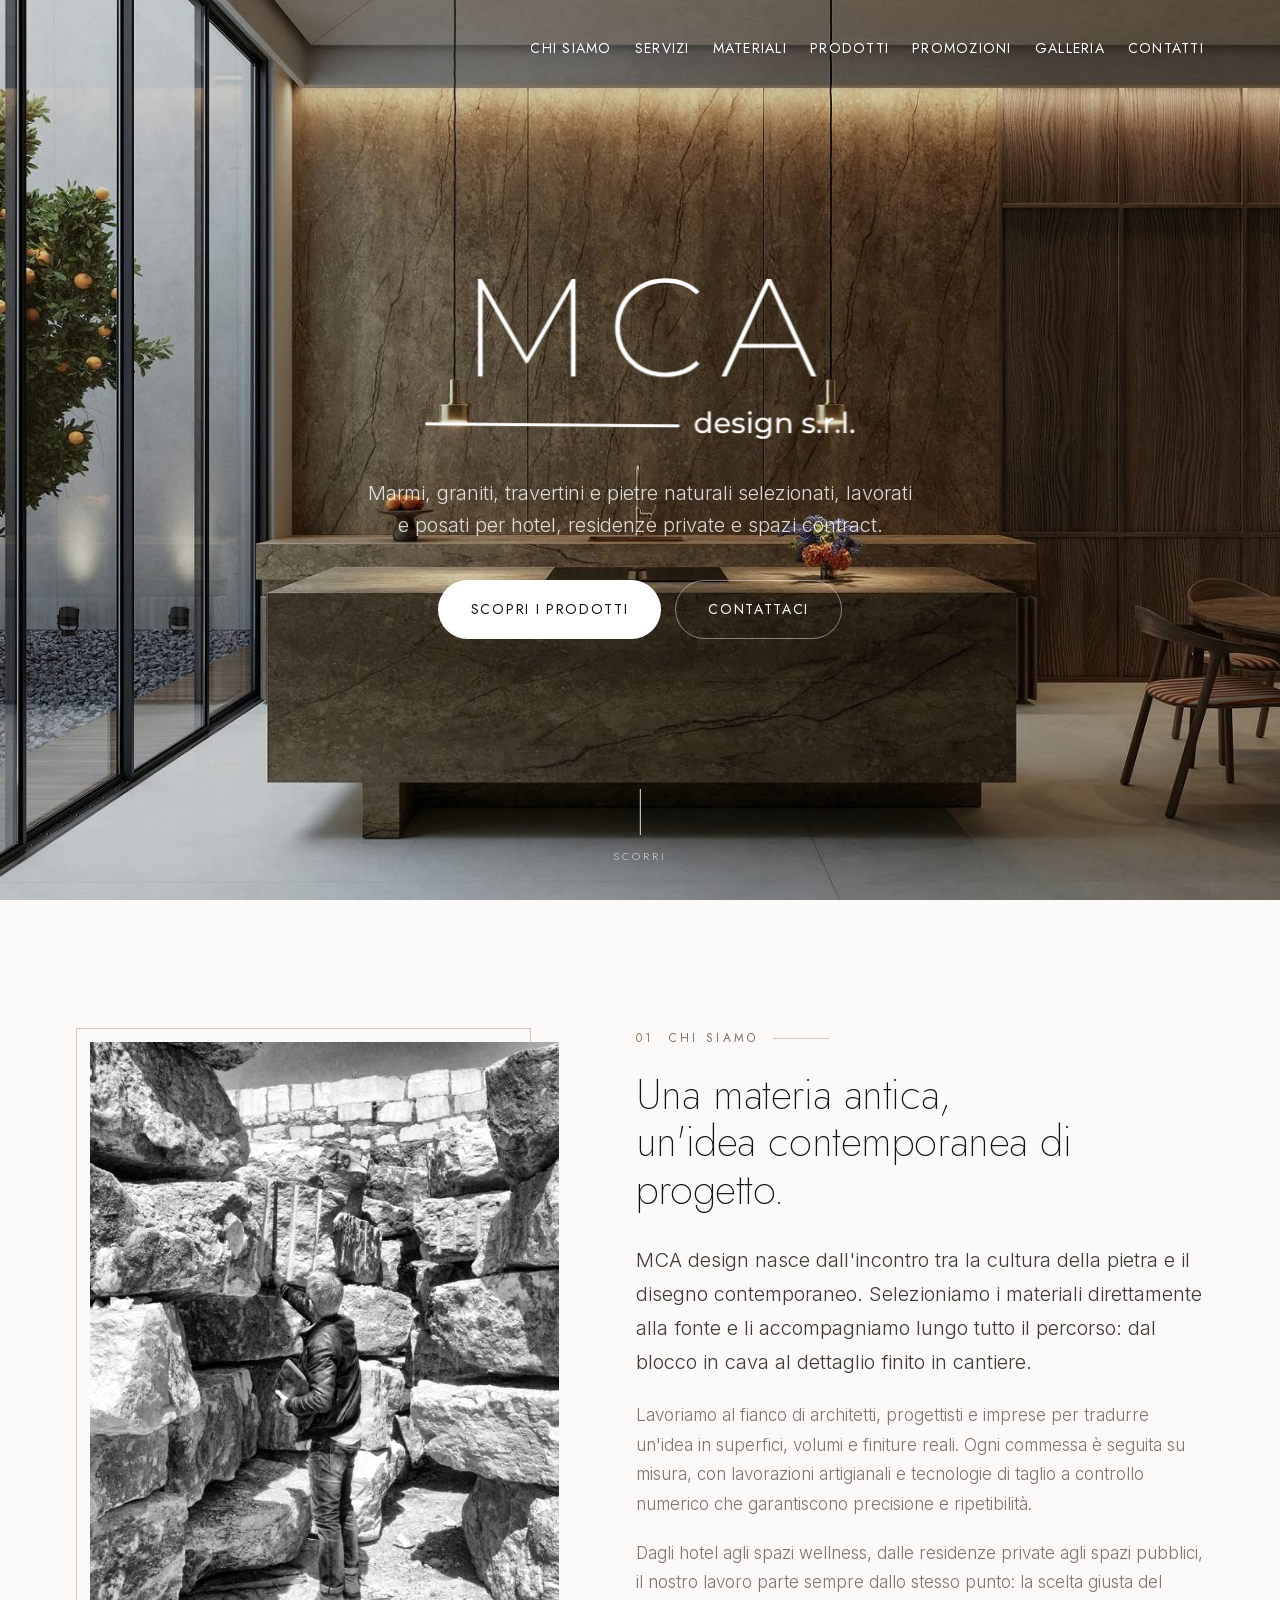
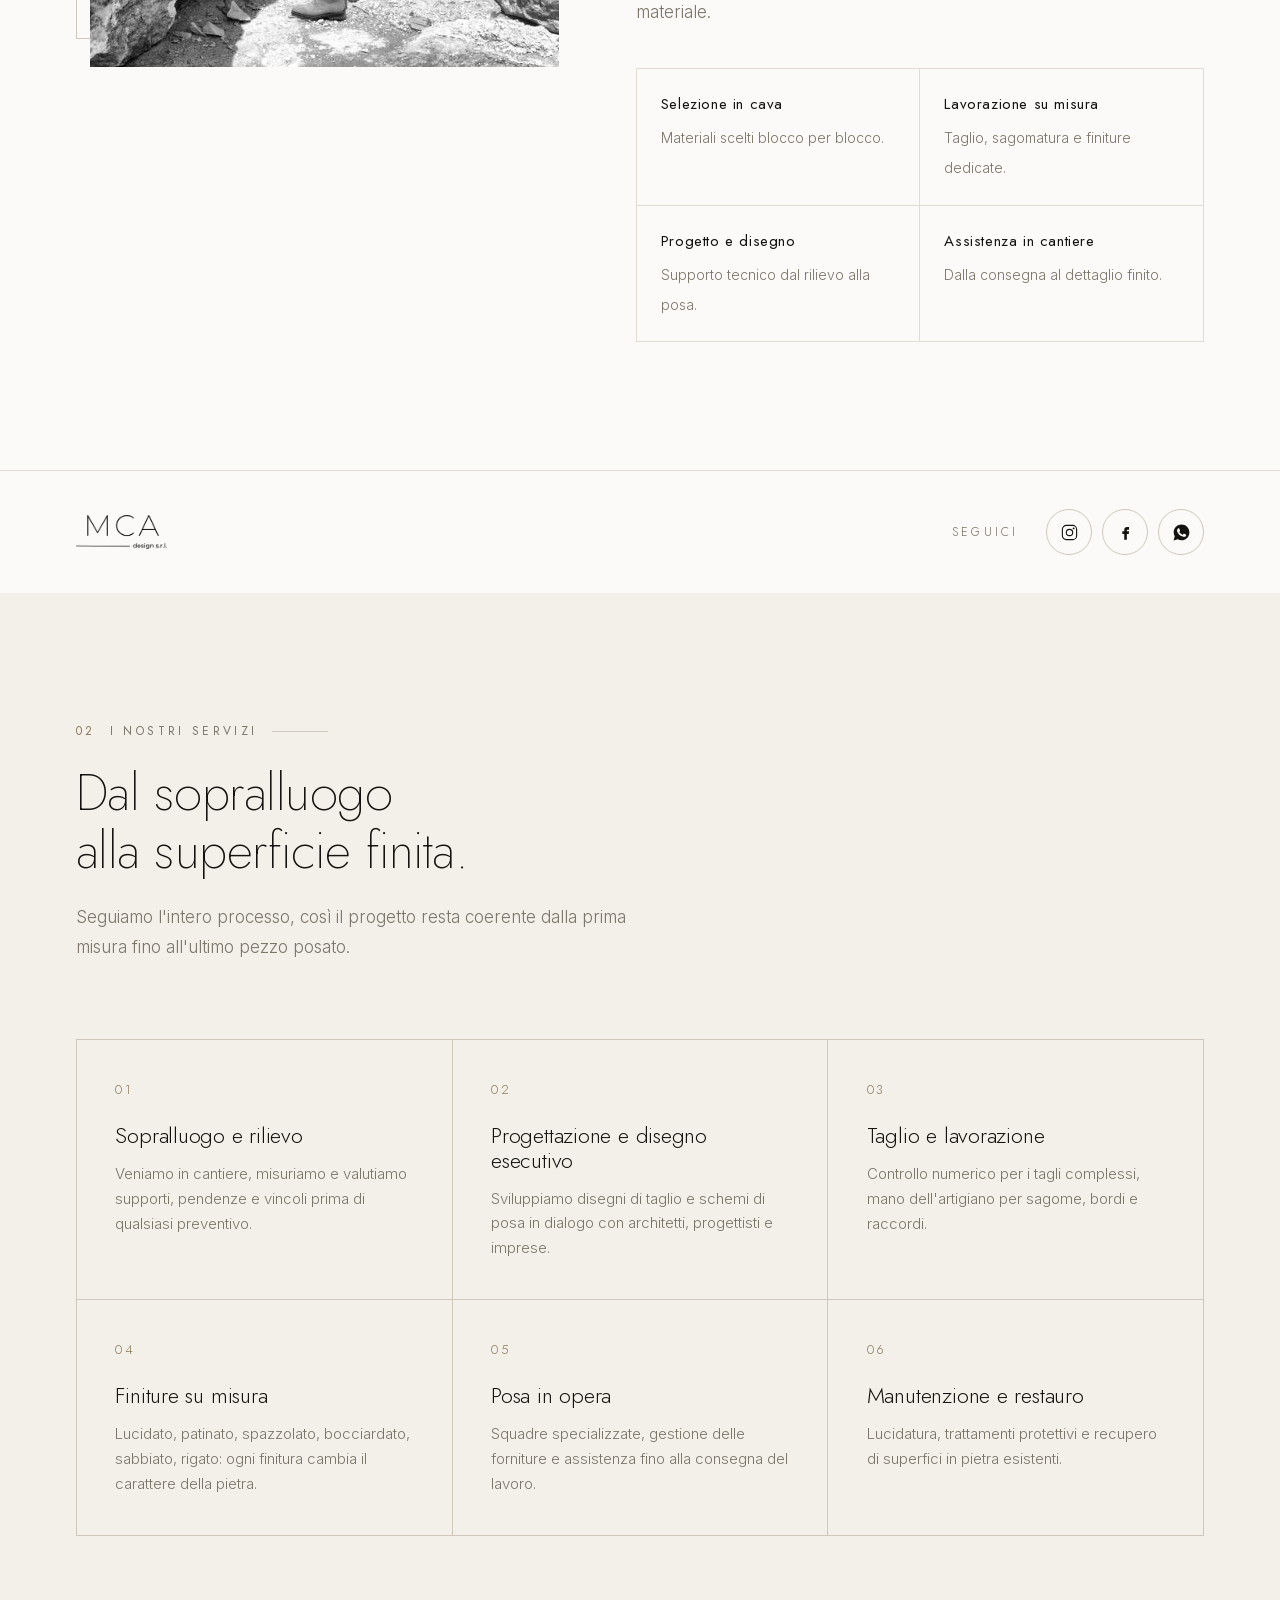
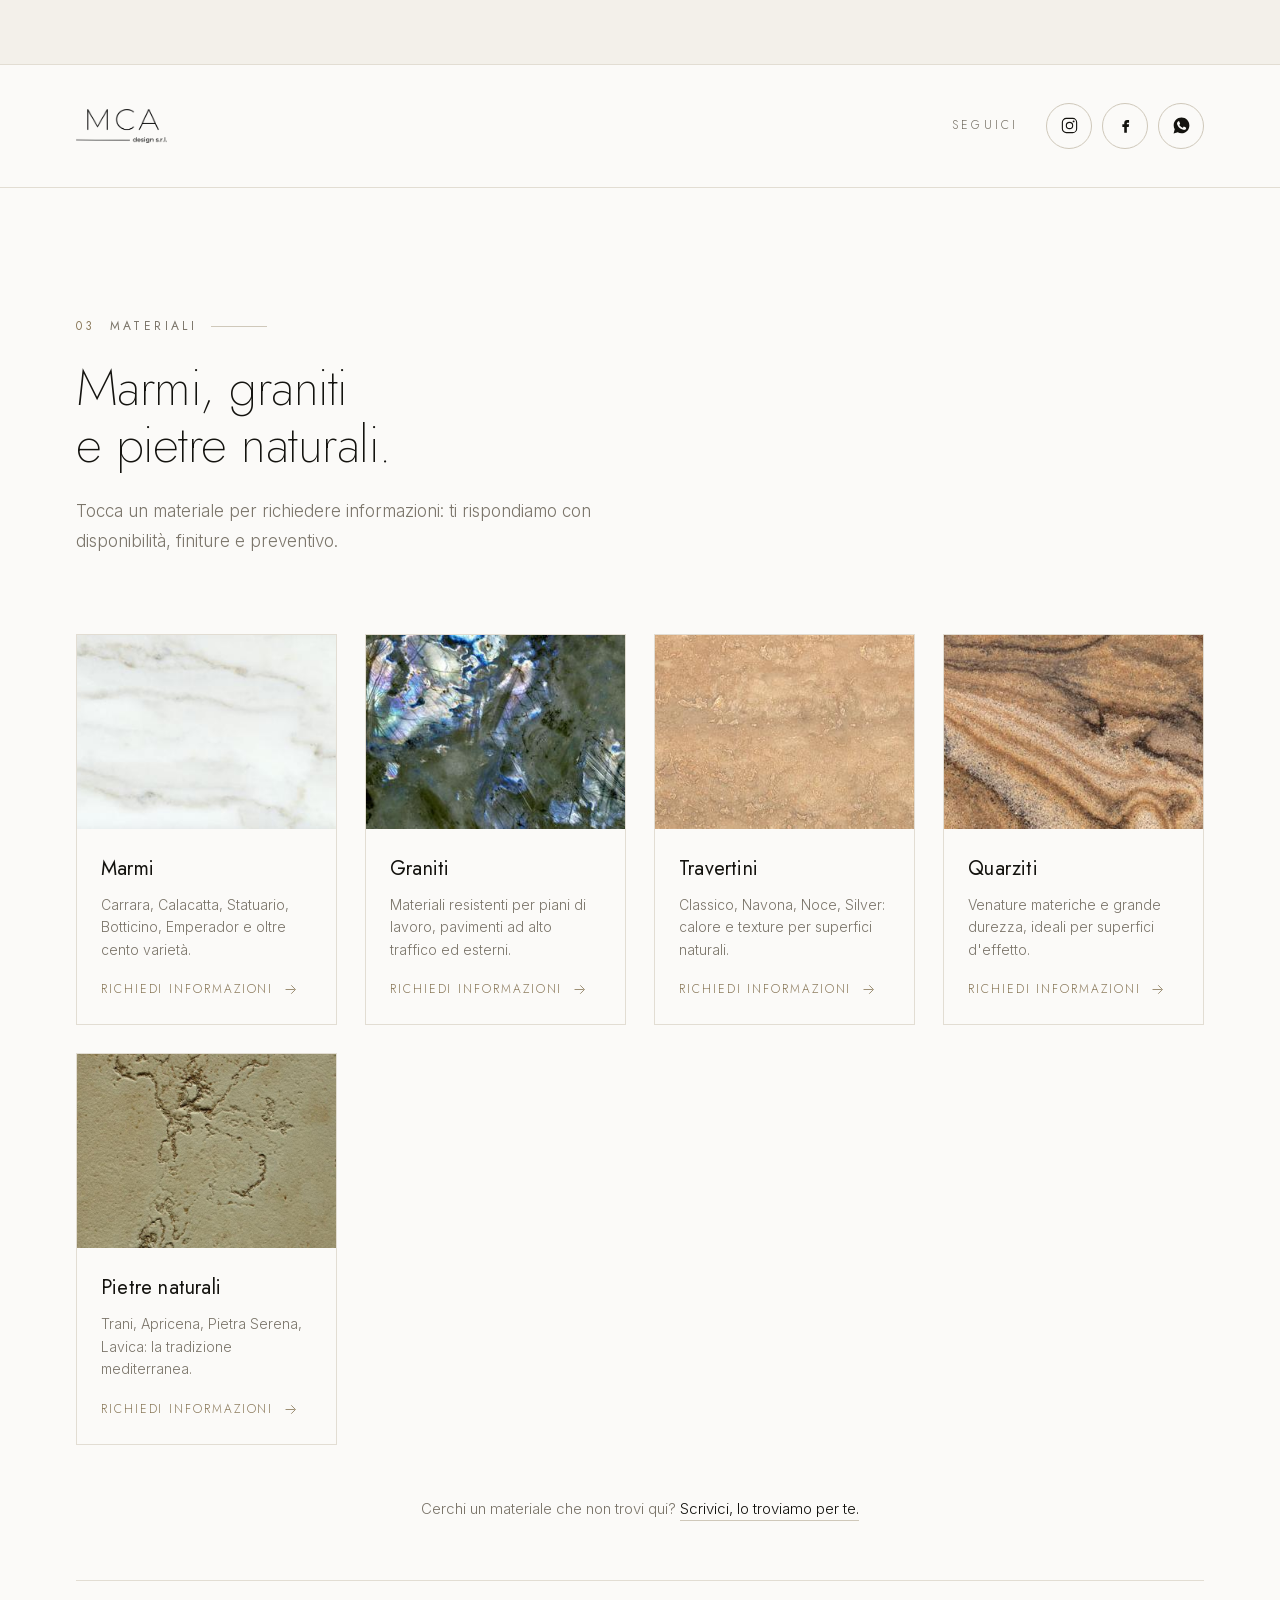
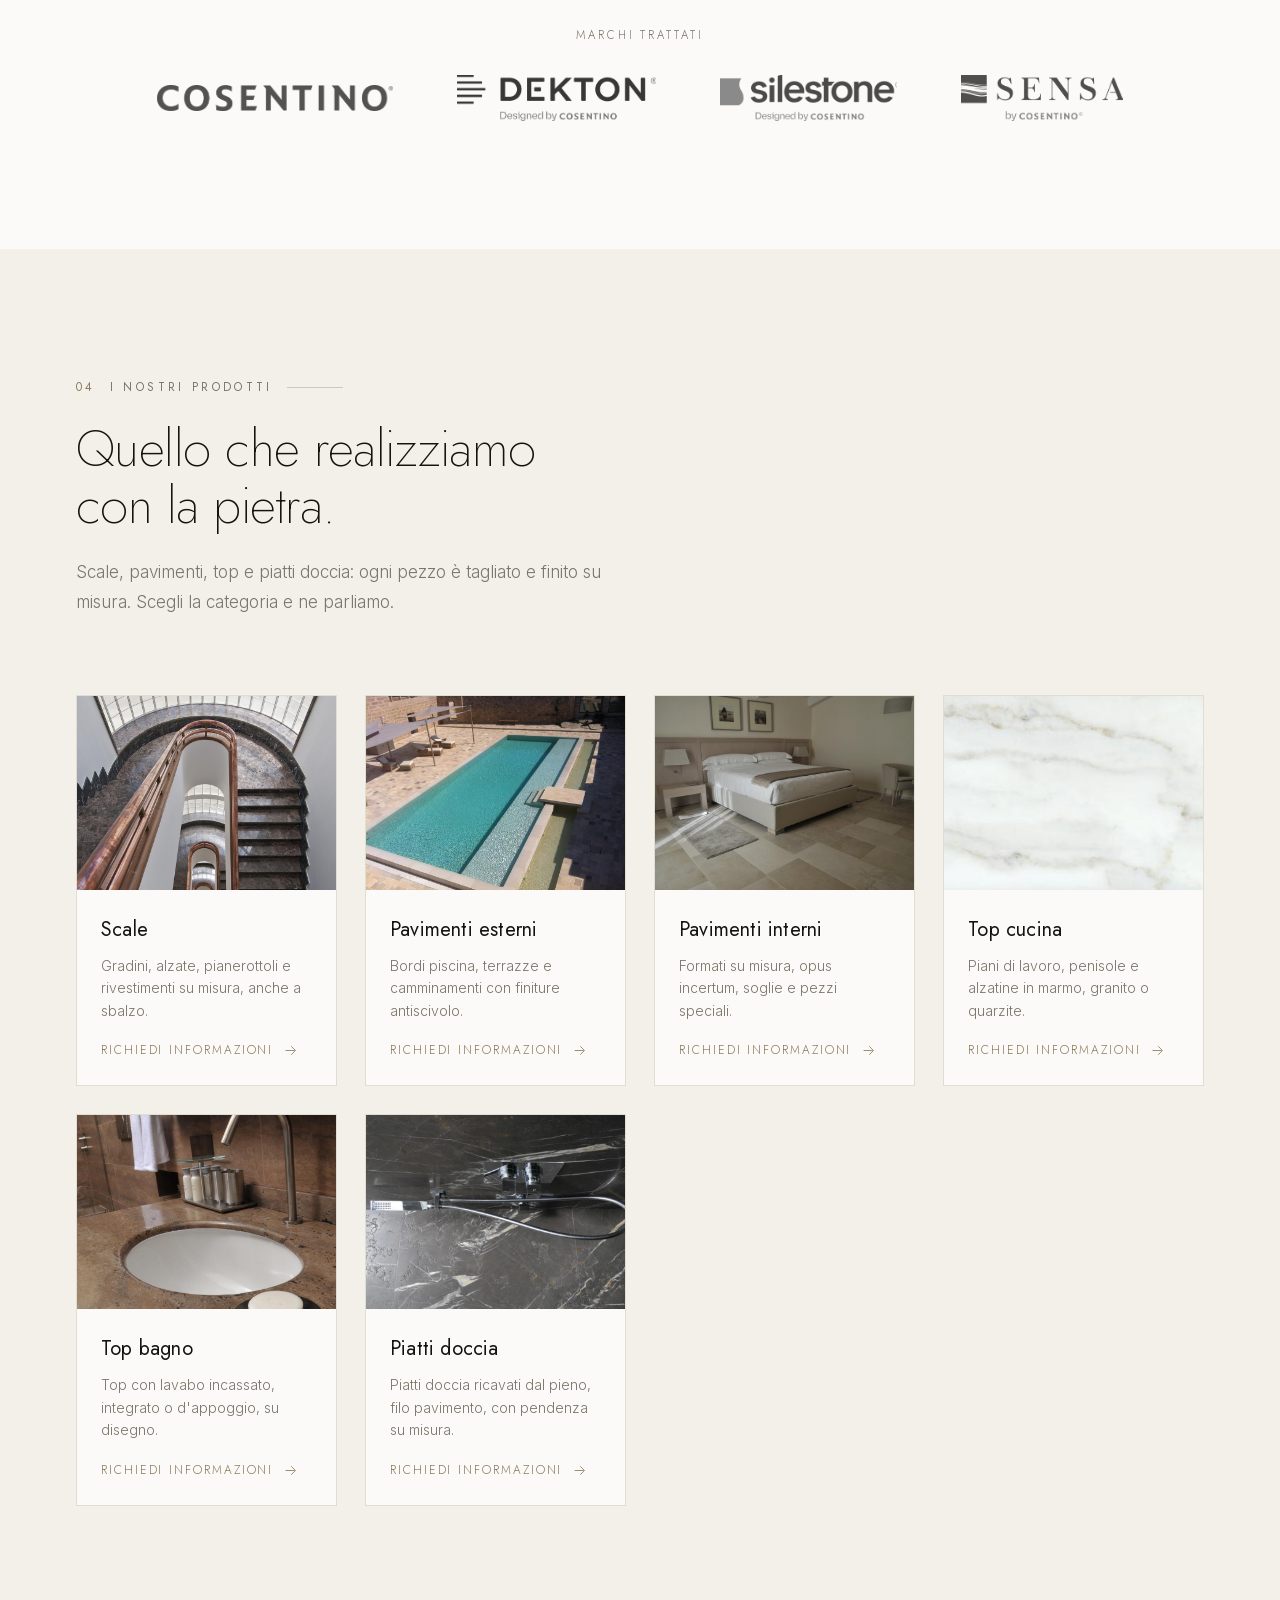
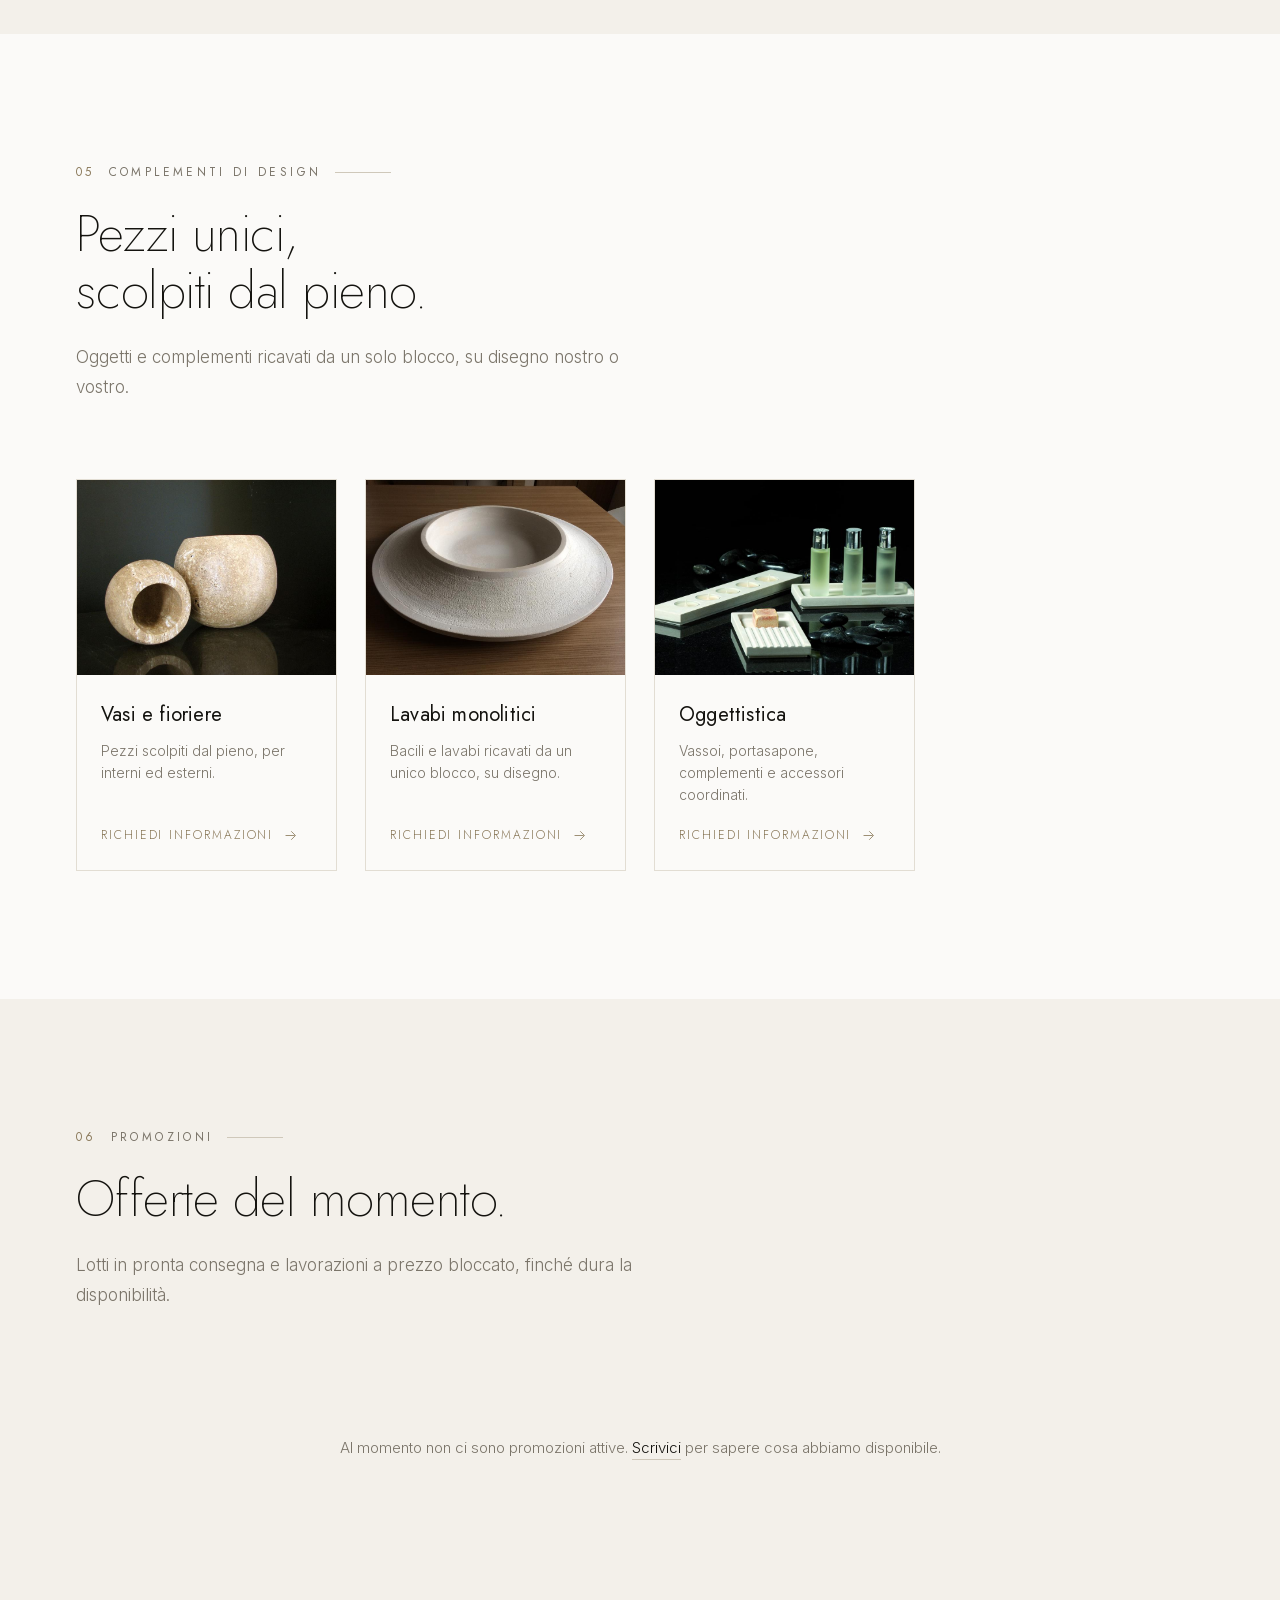
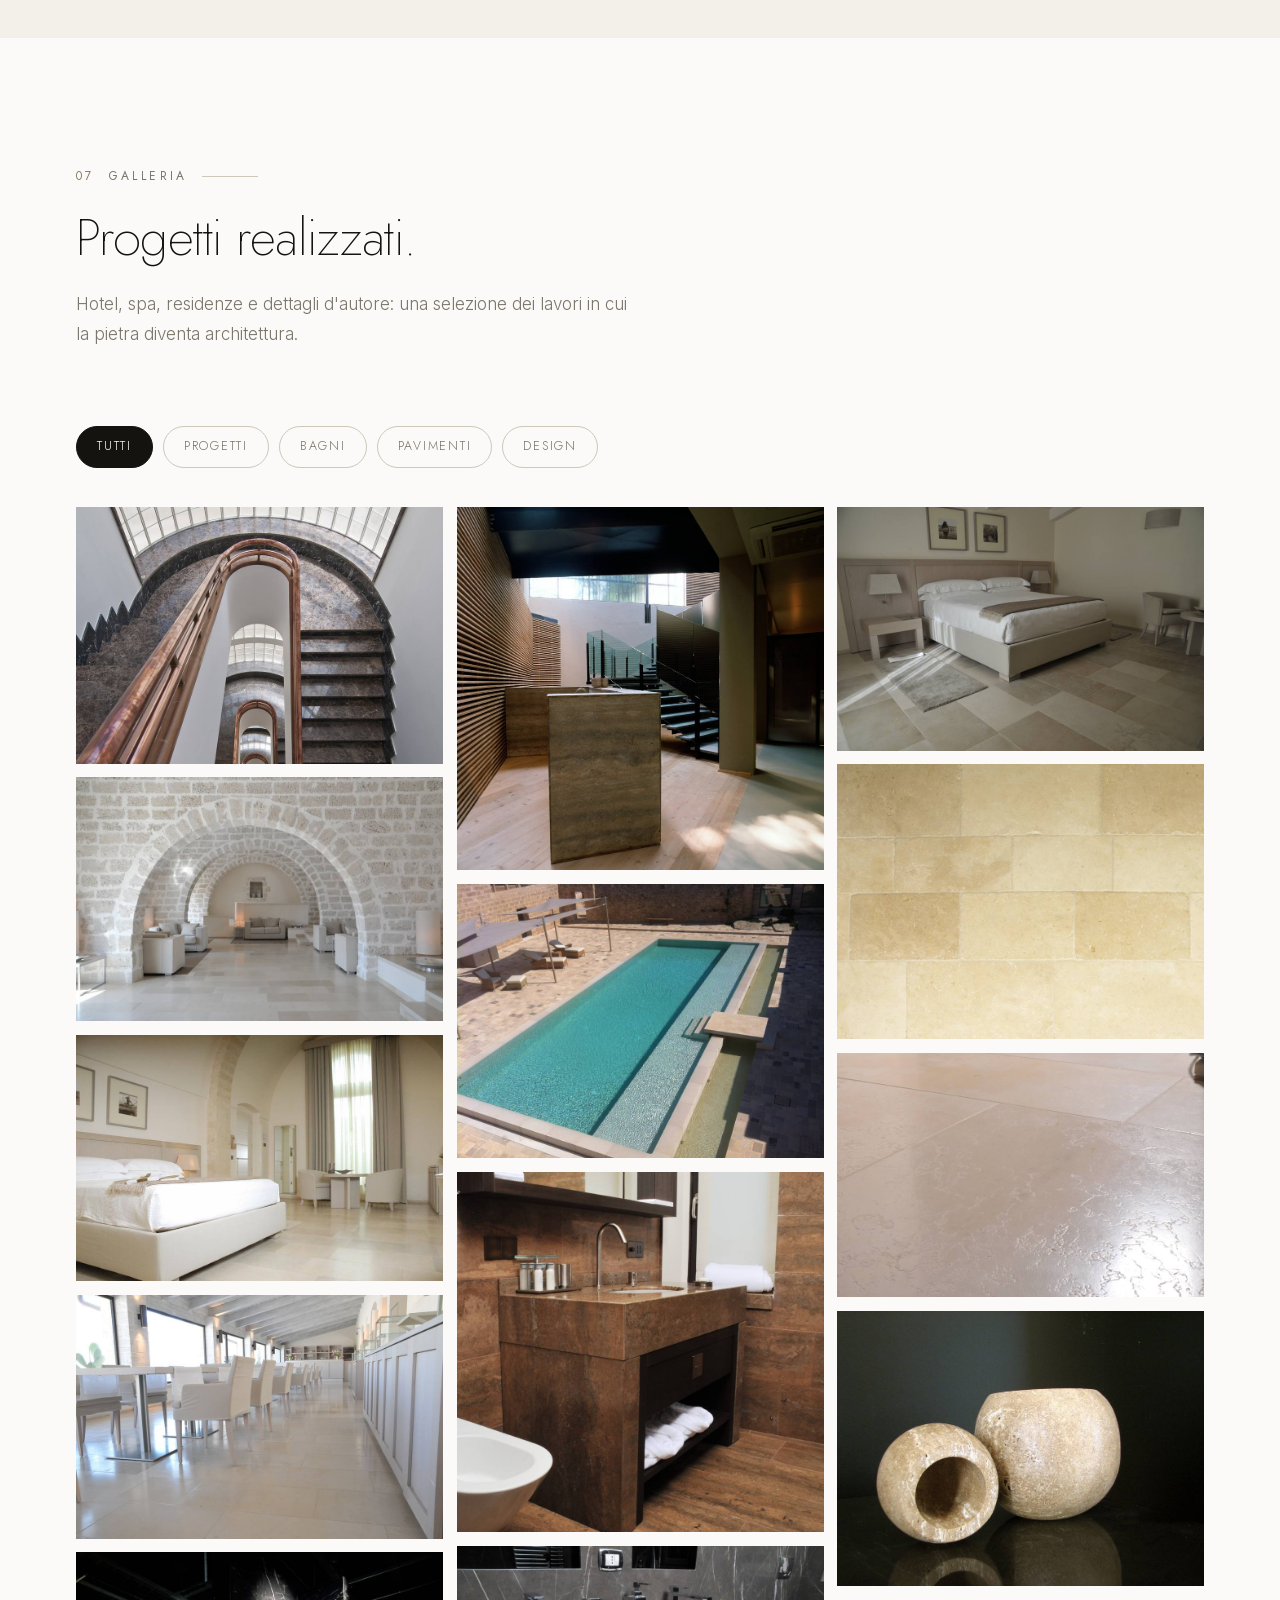
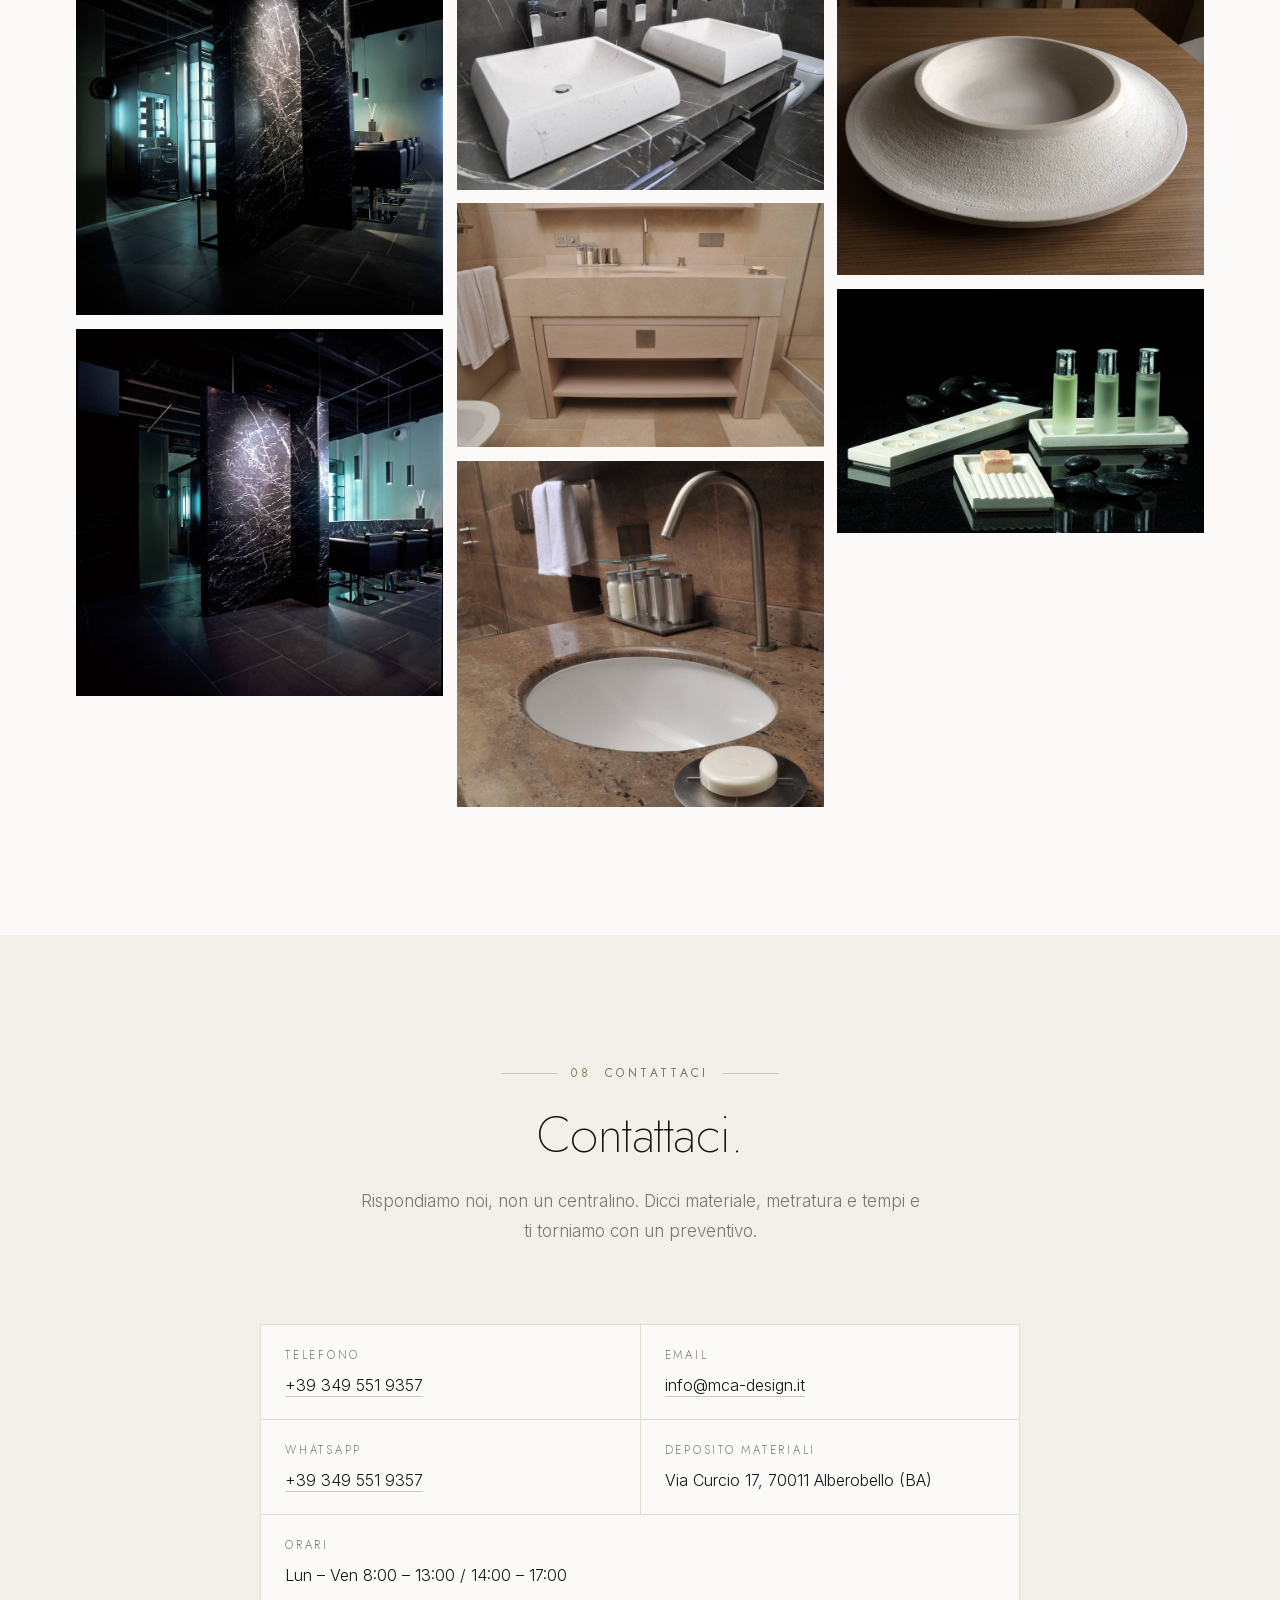
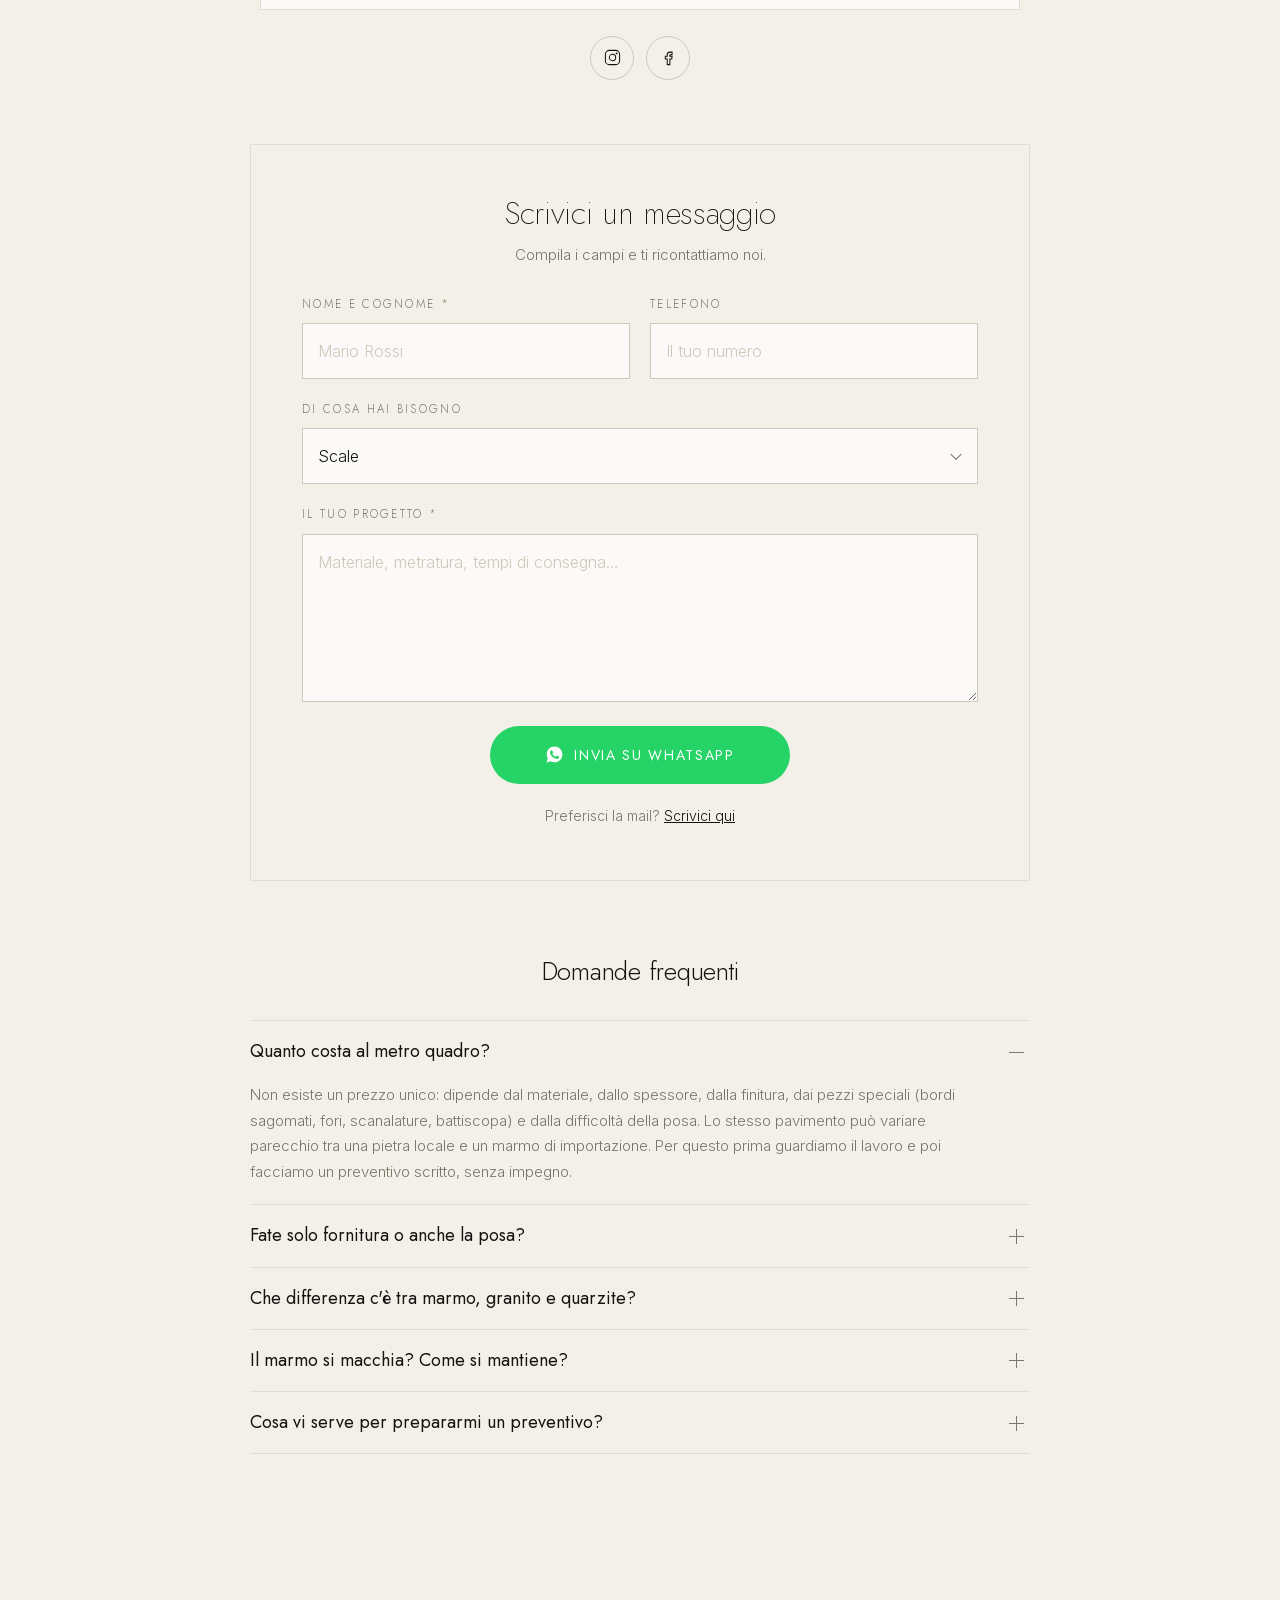
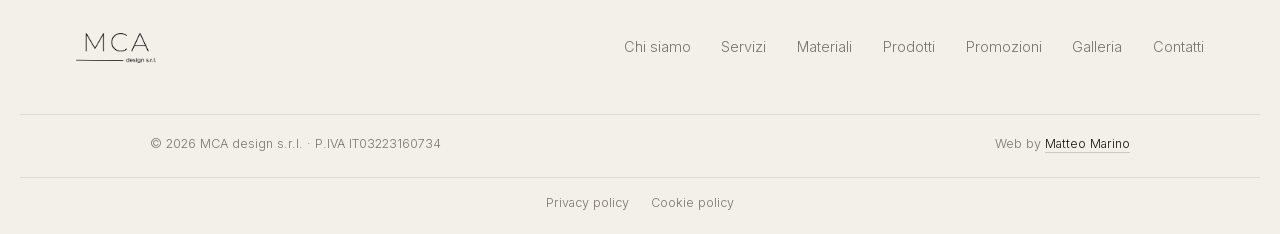
<file: index.html>
<!DOCTYPE html>
<html lang="it">
<head>
<meta charset="utf-8">
<meta name="viewport" content="width=device-width, initial-scale=1">
<title>Marmi e pietre naturali su misura ad Alberobello &mdash; MCA design</title>
<meta name="description" content="Marmi, graniti e pietre naturali ad Alberobello (BA): scale, pavimenti, top cucina e bagno, piatti doccia su misura. Fornitura e posa in tutta la Puglia.">
<link rel="canonical" href="https://www.mca-design.it/">
<meta name="robots" content="index, follow, max-image-preview:large, max-snippet:-1, max-video-preview:-1">
<meta name="author" content="MCA design s.r.l.">
<meta name="theme-color" content="#fbfaf8">
<link rel="icon" type="image/png" href="assets/img/favicon.png">
<link rel="apple-touch-icon" href="assets/img/favicon.png">

<!-- ========== Posizione geografica (SEO locale) ==========
     ⚠️ Le coordinate sono quelle del centro di Alberobello. Per la ricerca
        "vicino a me" conviene sostituirle con il punto esatto del deposito:
        su Google Maps, clic destro sul punto e copiare i due numeri. -->
<meta name="geo.region" content="IT-BA">
<meta name="geo.placename" content="Alberobello">
<meta name="geo.position" content="40.784124;17.237703">
<meta name="ICBM" content="40.784124, 17.237703">

<!-- ========== Anteprima nelle condivisioni ========== -->
<meta property="og:type" content="website">
<meta property="og:site_name" content="MCA design s.r.l.">
<meta property="og:url" content="https://www.mca-design.it/">
<meta property="og:title" content="Marmi e pietre naturali su misura ad Alberobello &mdash; MCA design">
<meta property="og:description" content="Selezione, lavorazione e posa di marmi, graniti e pietre naturali. Scale, pavimenti, top cucina e bagno, piatti doccia su misura.">
<meta property="og:image" content="https://www.mca-design.it/assets/img/social-preview.jpg?v=2">
<meta property="og:image:width" content="1200">
<meta property="og:image:height" content="630">
<meta property="og:image:alt" content="Cucina con isola e rivestimento in marmo realizzati da MCA design">
<meta property="og:locale" content="it_IT">
<meta name="twitter:card" content="summary_large_image">
<meta name="twitter:title" content="Marmi e pietre naturali su misura ad Alberobello &mdash; MCA design">
<meta name="twitter:description" content="Selezione, lavorazione e posa di marmi, graniti e pietre naturali.">
<meta name="twitter:image" content="https://www.mca-design.it/assets/img/social-preview.jpg?v=2">

<link rel="preload" href="assets/img/hero-cucina.jpg" as="image" fetchpriority="high">
<link rel="preload" href="assets/fonts/jost-latin.woff2" as="font" type="font/woff2" crossorigin>
<link rel="preload" href="assets/fonts/inter-latin.woff2" as="font" type="font/woff2" crossorigin>
<link rel="stylesheet" href="style.css?v=32">

<!-- ==========================================================================
     DATI AZIENDA per Google e per gli assistenti AI (schema.org).
     ⚠️ Tutto quello che finisce in MAIUSCOLO_CON_UNDERSCORE va sostituito
        con i dati veri, insieme a telefono, email, P.IVA e indirizzo del sito.
     ========================================================================== -->
<script type="application/ld+json">
{
  "@context": "https://schema.org",
  "@graph": [
    {
      "@type": [
        "LocalBusiness",
        "HomeAndConstructionBusiness"
      ],
      "@id": "https://www.mca-design.it/#azienda",
      "name": "MCA design s.r.l.",
      "legalName": "MCA design s.r.l.",
      "url": "https://www.mca-design.it/",
      "logo": {
        "@type": "ImageObject",
        "url": "https://www.mca-design.it/assets/img/logo.png",
        "width": 432,
        "height": 162
      },
      "image": [
        "https://www.mca-design.it/assets/img/social-preview.jpg?v=2",
        "https://www.mca-design.it/assets/img/hero-cucina.jpg",
        "https://www.mca-design.it/assets/img/g01-full.jpg",
        "https://www.mca-design.it/assets/img/g02-full.jpg",
        "https://www.mca-design.it/assets/img/g09-full.jpg"
      ],
      "description": "Selezione, lavorazione e posa di marmi, graniti, travertini e pietre naturali. Scale, pavimenti interni ed esterni, top cucina e bagno, piatti doccia su misura per hotel, residenze private e spazi contract.",
      "telephone": "+39 349 551 9357",
      "email": "info@mca-design.it",
      "vatID": "IT03223160734",
      "priceRange": "$$$",
      "currenciesAccepted": "EUR",
      "address": {
        "@type": "PostalAddress",
        "streetAddress": "Via Curcio 17",
        "addressLocality": "Alberobello",
        "postalCode": "70011",
        "addressRegion": "BA",
        "addressCountry": "IT"
      },
      "geo": {
        "@type": "GeoCoordinates",
        "latitude": "40.784124",
        "longitude": "17.237703"
      },
      "areaServed": [
        {
          "@type": "City",
          "name": "Alberobello"
        },
        {
          "@type": "AdministrativeArea",
          "name": "Provincia di Bari"
        },
        {
          "@type": "AdministrativeArea",
          "name": "Puglia"
        },
        {
          "@type": "Country",
          "name": "Italia"
        }
      ],
      "openingHoursSpecification": [
        {
          "@type": "OpeningHoursSpecification",
          "dayOfWeek": [
            "Monday",
            "Tuesday",
            "Wednesday",
            "Thursday",
            "Friday"
          ],
          "opens": "08:00",
          "closes": "13:00"
        },
        {
          "@type": "OpeningHoursSpecification",
          "dayOfWeek": [
            "Monday",
            "Tuesday",
            "Wednesday",
            "Thursday",
            "Friday"
          ],
          "opens": "14:00",
          "closes": "17:00"
        },
        {
          "@type": "OpeningHoursSpecification",
          "dayOfWeek": [
            "Saturday",
            "Sunday"
          ],
          "opens": "00:00",
          "closes": "00:00"
        }
      ],
      "sameAs": [
        "INDIRIZZO_INSTAGRAM_DA_COMPLETARE",
        "INDIRIZZO_FACEBOOK_DA_COMPLETARE"
      ],
      "knowsAbout": [
        "Marmo",
        "Granito",
        "Travertino",
        "Quarzite",
        "Pietra naturale",
        "Pietra di Trani",
        "Lavorazione della pietra",
        "Posa di pavimenti in pietra"
      ],
      "brand": [
        {
          "@type": "Brand",
          "name": "Cosentino"
        },
        {
          "@type": "Brand",
          "name": "Dekton"
        },
        {
          "@type": "Brand",
          "name": "Silestone"
        },
        {
          "@type": "Brand",
          "name": "Sensa"
        }
      ],
      "hasOfferCatalog": {
        "@type": "OfferCatalog",
        "name": "Prodotti e materiali",
        "itemListElement": [
          {
            "@type": "OfferCatalog",
            "name": "Prodotti",
            "itemListElement": [
              {
                "@type": "Offer",
                "itemOffered": {
                  "@type": "Service",
                  "name": "Scale in pietra"
                }
              },
              {
                "@type": "Offer",
                "itemOffered": {
                  "@type": "Service",
                  "name": "Pavimenti esterni in pietra"
                }
              },
              {
                "@type": "Offer",
                "itemOffered": {
                  "@type": "Service",
                  "name": "Pavimenti interni in pietra"
                }
              },
              {
                "@type": "Offer",
                "itemOffered": {
                  "@type": "Service",
                  "name": "Top cucina su misura"
                }
              },
              {
                "@type": "Offer",
                "itemOffered": {
                  "@type": "Service",
                  "name": "Top bagno su misura"
                }
              },
              {
                "@type": "Offer",
                "itemOffered": {
                  "@type": "Service",
                  "name": "Piatti doccia in pietra"
                }
              }
            ]
          },
          {
            "@type": "OfferCatalog",
            "name": "Materiali",
            "itemListElement": [
              {
                "@type": "Offer",
                "itemOffered": {
                  "@type": "Product",
                  "name": "Marmi"
                }
              },
              {
                "@type": "Offer",
                "itemOffered": {
                  "@type": "Product",
                  "name": "Graniti"
                }
              },
              {
                "@type": "Offer",
                "itemOffered": {
                  "@type": "Product",
                  "name": "Travertini"
                }
              },
              {
                "@type": "Offer",
                "itemOffered": {
                  "@type": "Product",
                  "name": "Quarziti"
                }
              },
              {
                "@type": "Offer",
                "itemOffered": {
                  "@type": "Product",
                  "name": "Pietre naturali"
                }
              }
            ]
          },
          {
            "@type": "OfferCatalog",
            "name": "Complementi di design",
            "itemListElement": [
              {
                "@type": "Offer",
                "itemOffered": {
                  "@type": "Product",
                  "name": "Vasi e fioriere in pietra"
                }
              },
              {
                "@type": "Offer",
                "itemOffered": {
                  "@type": "Product",
                  "name": "Lavabi monolitici"
                }
              },
              {
                "@type": "Offer",
                "itemOffered": {
                  "@type": "Product",
                  "name": "Oggettistica in pietra"
                }
              }
            ]
          }
        ]
      },
      "makesOffer": [
        {
          "@type": "Offer",
          "itemOffered": {
            "@type": "Service",
            "name": "Sopralluogo e rilievo"
          }
        },
        {
          "@type": "Offer",
          "itemOffered": {
            "@type": "Service",
            "name": "Progettazione e disegno esecutivo"
          }
        },
        {
          "@type": "Offer",
          "itemOffered": {
            "@type": "Service",
            "name": "Taglio e lavorazione della pietra"
          }
        },
        {
          "@type": "Offer",
          "itemOffered": {
            "@type": "Service",
            "name": "Finiture su misura"
          }
        },
        {
          "@type": "Offer",
          "itemOffered": {
            "@type": "Service",
            "name": "Posa in opera"
          }
        },
        {
          "@type": "Offer",
          "itemOffered": {
            "@type": "Service",
            "name": "Manutenzione e restauro di superfici in pietra"
          }
        }
      ],
      "hasMap": "https://www.google.com/maps/search/?api=1&query=Via+Curcio+17,+70011+Alberobello+BA",
      "contactPoint": [
        {
          "@type": "ContactPoint",
          "telephone": "+39 349 551 9357",
          "email": "info@mca-design.it",
          "contactType": "customer service",
          "areaServed": "IT",
          "availableLanguage": "Italian"
        }
      ]
    },
    {
      "@type": "WebSite",
      "@id": "https://www.mca-design.it/#sito",
      "url": "https://www.mca-design.it/",
      "name": "MCA design s.r.l.",
      "inLanguage": "it-IT",
      "publisher": {
        "@id": "https://www.mca-design.it/#azienda"
      }
    },
    {
      "@type": "WebPage",
      "@id": "https://www.mca-design.it/#home",
      "url": "https://www.mca-design.it/",
      "name": "Marmi, graniti e pietre naturali su misura — MCA design s.r.l.",
      "isPartOf": {
        "@id": "https://www.mca-design.it/#sito"
      },
      "about": {
        "@id": "https://www.mca-design.it/#azienda"
      },
      "primaryImageOfPage": {
        "@type": "ImageObject",
        "url": "https://www.mca-design.it/assets/img/social-preview.jpg?v=2"
      },
      "inLanguage": "it-IT"
    },
    {
      "@type": "FAQPage",
      "@id": "https://www.mca-design.it/#domande",
      "mainEntity": [
        {
          "@type": "Question",
          "name": "Quanto costa al metro quadro?",
          "acceptedAnswer": {
            "@type": "Answer",
            "text": "Non esiste un prezzo unico: dipende dal materiale, dallo spessore, dalla finitura, dai pezzi speciali (bordi sagomati, fori, scanalature, battiscopa) e dalla difficoltà della posa. Lo stesso pavimento può variare parecchio tra una pietra locale e un marmo di importazione. Per questo prima guardiamo il lavoro e poi facciamo un preventivo scritto, senza impegno."
          }
        },
        {
          "@type": "Question",
          "name": "Fate solo fornitura o anche la posa?",
          "acceptedAnswer": {
            "@type": "Answer",
            "text": "Tutte e due. Possiamo limitarci a fornire il materiale lavorato su misura, oppure seguire il lavoro completo: sopralluogo, rilievo, disegni di taglio, lavorazione e posa in opera con squadre nostre. Ditecelo quando chiedete il preventivo, perché cambia il conteggio."
          }
        },
        {
          "@type": "Question",
          "name": "Che differenza c'è tra marmo, granito e quarzite?",
          "acceptedAnswer": {
            "@type": "Answer",
            "text": "Il marmo è una pietra calcarea: bellissima da vedere, ma sensibile agli acidi (limone, aceto, detersivi aggressivi), che possono opacizzarla. Il granito è magmatico, molto duro e poco poroso: regge graffi e calore, per questo è indicato per piani cucina ed esterni. La quarzite è una pietra naturale fra le più dure, con venature molto decorative e meno porosità del marmo. Il travertino è calcareo e con cavità naturali, che si possono lasciare a vista o stuccare."
          }
        },
        {
          "@type": "Question",
          "name": "Il marmo si macchia? Come si mantiene?",
          "acceptedAnswer": {
            "@type": "Answer",
            "text": "Il marmo è poroso e può assorbire liquidi, quindi si tratta con un impregnante idro-oleorepellente che va rinnovato ogni tanto, a seconda dell'uso. Per la pulizia quotidiana basta acqua e sapone neutro: vanno evitati anticalcare, candeggina e prodotti acidi. Sulle superfici già segnate si può intervenire con lucidatura o ripristino della finitura."
          }
        },
        {
          "@type": "Question",
          "name": "Cosa vi serve per prepararmi un preventivo?",
          "acceptedAnswer": {
            "@type": "Answer",
            "text": "Nell'ordine: che cosa dovete realizzare (pavimento, scala, top, piatto doccia), le misure anche approssimative, il materiale o almeno il tipo di effetto che avete in mente, e i tempi previsti. Se avete foto o disegni, mandateli pure. Se il lavoro è complesso facciamo un sopralluogo, perché le misure prese male sono il primo motivo di problemi in cantiere."
          }
        }
      ]
    }
  ]
}
</script>
</head>
<body class="hero-scuro">

<a class="skip-link" href="#chi-siamo">Vai al contenuto</a>

<!-- ============ HEADER ============ -->
<header class="site-header" id="header">
  <div class="shell header-inner">
    <!-- riga 1: solo il marchio, al centro -->
    <div class="header-top">
      <button class="burger" id="burger" aria-label="Apri il menu" aria-expanded="false" aria-controls="nav">
      <span></span><span></span>
      </button>
      <a href="#top" class="brand" id="brand" aria-label="MCA design s.r.l. &mdash; torna all'inizio">
      <img src="assets/img/logo.png" alt="MCA design s.r.l." width="432" height="162">
      </a>
    </div>

    <!-- riga 2: il menu, centrato sotto (su telefono finisce nel pannello) -->
    <nav class="nav" id="nav" aria-label="Navigazione principale">
      <a href="#chi-siamo">Chi siamo</a>
      <a href="#servizi">Servizi</a>
      <a href="#materiali">Materiali</a>
      <a href="#prodotti">Prodotti</a>
      <a href="#promozioni">Promozioni</a>
      <a href="#galleria">Galleria</a>
      <a href="#contatti">Contatti</a>
    </nav>
  </div>
</header>

<main id="top">

  <!-- ============ HERO ============ -->
  <section class="hero" id="hero">
    <!-- fondo: cucina con isola e rivestimento in marmo.
         Quando CONFIG.heroImage è impostato, la foto lo sostituisce. -->
    <div class="hero-texture" id="hero-texture" aria-hidden="true">
      <img src="assets/img/hero-cucina.jpg" alt="" width="1496" height="994" fetchpriority="high">
    </div>

    <div class="hero-media" id="hero-media"><!-- la foto viene inserita da script.js (CONFIG.heroImage) --></div>

    <div class="shell hero-inner" id="hero-inner">
      <div class="hero-stage" id="hero-stage">
        <img class="hero-logo" id="hero-logo" src="assets/img/logo.png"
             alt="MCA design s.r.l." width="432" height="162" fetchpriority="high">
      </div>

      <h1 class="hero-sub" id="hero-sub">
        Marmi, graniti, travertini e pietre naturali selezionati, lavorati e posati
        per hotel, residenze private e spazi contract.
      </h1>
      <div class="hero-cta" id="hero-cta">
        <a class="btn btn-solid" href="#prodotti">Scopri i prodotti</a>
        <a class="btn btn-outline" href="#contatti">Contattaci</a>
      </div>
    </div>

    <a class="hero-scroll" href="#chi-siamo" aria-label="Scorri alla sezione Chi siamo">
      <span class="hero-scroll-line" aria-hidden="true"></span>
      Scorri
    </a>
  </section>

  <!-- ============ CHI SIAMO ============ -->
  <section class="section" id="chi-siamo">
    <div class="shell about">
      <div class="about-media reveal">
        <img src="assets/img/about.jpg" alt="Lavorazione artigianale della pietra naturale in cava" loading="lazy">
      </div>

      <div class="about-text">
        <p class="label reveal"><span class="label-num">01</span> Chi siamo</p>
        <h2 class="reveal">Una materia antica, <br>un'idea contemporanea di progetto.</h2>

        <p class="lead reveal">
          MCA design nasce dall'incontro tra la cultura della pietra e il disegno contemporaneo.
          Selezioniamo i materiali direttamente alla fonte e li accompagniamo lungo tutto il percorso:
          dal blocco in cava al dettaglio finito in cantiere.
        </p>
        <p class="reveal">
          Lavoriamo al fianco di architetti, progettisti e imprese per tradurre un'idea in superfici,
          volumi e finiture reali. Ogni commessa &egrave; seguita su misura, con lavorazioni artigianali
          e tecnologie di taglio a controllo numerico che garantiscono precisione e ripetibilit&agrave;.
        </p>
        <p class="reveal">
          Dagli hotel agli spazi wellness, dalle residenze private agli spazi pubblici,
          il nostro lavoro parte sempre dallo stesso punto: la scelta giusta del materiale.
        </p>

        <ul class="values reveal">
          <li><strong>Selezione in cava</strong><span>Materiali scelti blocco per blocco.</span></li>
          <li><strong>Lavorazione su misura</strong><span>Taglio, sagomatura e finiture dedicate.</span></li>
          <li><strong>Progetto e disegno</strong><span>Supporto tecnico dal rilievo alla posa.</span></li>
          <li><strong>Assistenza in cantiere</strong><span>Dalla consegna al dettaglio finito.</span></li>
        </ul>
      </div>
    </div>
  </section>

  <!-- ============ SERVIZI ============ -->
  <section class="section section-alt" id="servizi">
    <div class="shell">
      <header class="section-head">
        <p class="label reveal"><span class="label-num">02</span> I nostri servizi</p>
        <h2 class="reveal">Dal sopralluogo<br>alla superficie finita.</h2>
        <p class="section-intro reveal">
          Seguiamo l'intero processo, cos&igrave; il progetto resta coerente dalla prima misura
          fino all'ultimo pezzo posato.
        </p>
      </header>

      <div class="services">
        <article class="service reveal">
          <span class="service-num">01</span>
          <h3>Sopralluogo e rilievo</h3>
          <p>Veniamo in cantiere, misuriamo e valutiamo supporti, pendenze e vincoli prima di qualsiasi preventivo.</p>
        </article>
        <article class="service reveal">
          <span class="service-num">02</span>
          <h3>Progettazione e disegno esecutivo</h3>
          <p>Sviluppiamo disegni di taglio e schemi di posa in dialogo con architetti, progettisti e imprese.</p>
        </article>
        <article class="service reveal">
          <span class="service-num">03</span>
          <h3>Taglio e lavorazione</h3>
          <p>Controllo numerico per i tagli complessi, mano dell'artigiano per sagome, bordi e raccordi.</p>
        </article>
        <article class="service reveal">
          <span class="service-num">04</span>
          <h3>Finiture su misura</h3>
          <p>Lucidato, patinato, spazzolato, bocciardato, sabbiato, rigato: ogni finitura cambia il carattere della pietra.</p>
        </article>
        <article class="service reveal">
          <span class="service-num">05</span>
          <h3>Posa in opera</h3>
          <p>Squadre specializzate, gestione delle forniture e assistenza fino alla consegna del lavoro.</p>
        </article>
        <article class="service reveal">
          <span class="service-num">06</span>
          <h3>Manutenzione e restauro</h3>
          <p>Lucidatura, trattamenti protettivi e recupero di superfici in pietra esistenti.</p>
        </article>
      </div>
    </div>
  </section>

  <!-- ============ SOCIAL ============ -->
  <section class="social-band" aria-label="Seguici sui social">
    <div class="shell social-inner">
      <a class="social-brand" href="#top" aria-label="MCA design s.r.l. &mdash; torna all'inizio">
        <img src="assets/img/logo.png" alt="MCA design s.r.l." width="432" height="162" loading="lazy">
      </a>

      <div class="social-right">
        <span class="social-label">Seguici</span>
        <div class="social-icons">
          <a data-cfg="ig-link" href="#" aria-label="Instagram di MCA design"><svg class="ico-outline" viewBox="0 0 24 24" aria-hidden="true"><rect x="3" y="3" width="18" height="18" rx="5"/><circle cx="12" cy="12" r="4"/><circle cx="17.2" cy="6.8" r="1.2" fill="currentColor" stroke="none"/></svg></a>
          <a data-cfg="fb-link" href="#" aria-label="Facebook di MCA design"><svg viewBox="0 0 24 24" aria-hidden="true"><path d="M14 8.5h2.5V5.2H14c-2.2 0-3.6 1.5-3.6 3.7v1.6H8v3.3h2.4V21h3.3v-7.2h2.4l.4-3.3h-2.8V9.2c0-.5.2-.7.6-.7Z"/></svg></a>
          <a href="#" data-wa="Salve, vorrei ricevere informazioni." aria-label="Scrivici su WhatsApp"><svg viewBox="0 0 24 24" aria-hidden="true"><path d="M12.04 2C6.58 2 2.13 6.45 2.13 11.91c0 1.75.46 3.45 1.32 4.95L2 22l5.25-1.38a9.87 9.87 0 0 0 4.79 1.22h.01c5.46 0 9.91-4.45 9.91-9.91C21.96 6.45 17.5 2 12.04 2Zm5.8 14.12c-.25.69-1.44 1.32-1.99 1.37-.53.05-1.02.24-3.44-.72-2.9-1.14-4.74-4.1-4.88-4.29-.14-.19-1.17-1.55-1.17-2.96s.74-2.1 1-2.39c.26-.29.57-.36.76-.36l.54.01c.17 0 .41-.07.64.49.24.57.8 1.98.87 2.13.07.14.12.31.02.5-.09.19-.14.31-.28.48-.14.17-.3.37-.42.5-.14.14-.29.29-.12.57.16.29.73 1.2 1.56 1.94 1.07.95 1.98 1.25 2.26 1.39.28.14.45.12.61-.07.17-.19.71-.83.9-1.11.19-.29.38-.24.64-.14.26.09 1.67.79 1.95.93.29.14.48.21.55.33.07.12.07.69-.18 1.38Z"/></svg></a>
        </div>
      </div>
    </div>
  </section>

  <!-- ============ MATERIALI ============ -->
  <section class="section" id="materiali">
    <div class="shell">
      <header class="section-head">
        <p class="label reveal"><span class="label-num">03</span> Materiali</p>
        <h2 class="reveal">Marmi, graniti<br>e pietre naturali.</h2>
        <p class="section-intro reveal">Tocca un materiale per richiedere informazioni: ti rispondiamo con disponibilit&agrave;, finiture e preventivo.</p>
      </header>

      <div class="products">
        <a class="product reveal" href="#" data-wa="Salve, vorrei informazioni sui MARMI.">
          <span class="product-img"><img src="assets/img/mat-marmi.jpg" alt="Lastra di marmo Calacatta Carrara" loading="lazy"></span>
          <span class="product-body">
            <span class="product-name">Marmi</span>
            <span class="product-desc">Carrara, Calacatta, Statuario, Botticino, Emperador e oltre cento varietà.</span>
            <span class="product-cta"><span class="cta-full">Richiedi informazioni</span><span class="cta-short">Richiedi info</span> <svg viewBox="0 0 24 24" aria-hidden="true"><path d="M5 12h13M13 6l6 6-6 6"/></svg></span>
          </span>
        </a>
        <a class="product reveal" href="#" data-wa="Salve, vorrei informazioni sui GRANITI.">
          <span class="product-img"><img src="assets/img/mat-graniti.jpg" alt="Lastra di granito Labrador River Blue" loading="lazy"></span>
          <span class="product-body">
            <span class="product-name">Graniti</span>
            <span class="product-desc">Materiali resistenti per piani di lavoro, pavimenti ad alto traffico ed esterni.</span>
            <span class="product-cta"><span class="cta-full">Richiedi informazioni</span><span class="cta-short">Richiedi info</span> <svg viewBox="0 0 24 24" aria-hidden="true"><path d="M5 12h13M13 6l6 6-6 6"/></svg></span>
          </span>
        </a>
        <a class="product reveal" href="#" data-wa="Salve, vorrei informazioni sui TRAVERTINI.">
          <span class="product-img"><img src="assets/img/mat-travertini.jpg" alt="Lastra di travertino classico" loading="lazy"></span>
          <span class="product-body">
            <span class="product-name">Travertini</span>
            <span class="product-desc">Classico, Navona, Noce, Silver: calore e texture per superfici naturali.</span>
            <span class="product-cta"><span class="cta-full">Richiedi informazioni</span><span class="cta-short">Richiedi info</span> <svg viewBox="0 0 24 24" aria-hidden="true"><path d="M5 12h13M13 6l6 6-6 6"/></svg></span>
          </span>
        </a>
        <a class="product reveal" href="#" data-wa="Salve, vorrei informazioni sulle QUARZITI.">
          <span class="product-img"><img src="assets/img/mat-quarziti.jpg" alt="Lastra di quarzite Legno Dorato" loading="lazy"></span>
          <span class="product-body">
            <span class="product-name">Quarziti</span>
            <span class="product-desc">Venature materiche e grande durezza, ideali per superfici d'effetto.</span>
            <span class="product-cta"><span class="cta-full">Richiedi informazioni</span><span class="cta-short">Richiedi info</span> <svg viewBox="0 0 24 24" aria-hidden="true"><path d="M5 12h13M13 6l6 6-6 6"/></svg></span>
          </span>
        </a>
        <a class="product reveal" href="#" data-wa="Salve, vorrei informazioni sulle PIETRE NATURALI.">
          <span class="product-img"><img src="assets/img/mat-pietre.jpg" alt="Pietra di Trani patinata" loading="lazy"></span>
          <span class="product-body">
            <span class="product-name">Pietre naturali</span>
            <span class="product-desc">Trani, Apricena, Pietra Serena, Lavica: la tradizione mediterranea.</span>
            <span class="product-cta"><span class="cta-full">Richiedi informazioni</span><span class="cta-short">Richiedi info</span> <svg viewBox="0 0 24 24" aria-hidden="true"><path d="M5 12h13M13 6l6 6-6 6"/></svg></span>
          </span>
        </a>
      </div>

      <p class="products-note reveal">Cerchi un materiale che non trovi qui? <a href="#" data-wa="Salve, cerco un materiale particolare. Potete aiutarmi?">Scrivici, lo troviamo per te.</a></p>

      <!-- Marchi trattati -->
      <div class="partners reveal">
        <p class="partners-label">Marchi trattati</p>
        <!-- Indirizzi presi dai link della home ufficiale Cosentino Italia -->
        <ul class="partners-logos">
          <li>
            <a href="https://www.cosentino.com/it-it/" target="_blank" rel="noopener noreferrer"
               aria-label="Cosentino &mdash; sito ufficiale (si apre in una nuova scheda)">
              <img class="p-cosentino" src="assets/img/partner-cosentino.png" alt="Cosentino" width="2002" height="220" loading="lazy">
            </a>
          </li>
          <li>
            <a href="https://www.cosentino.com/it-it/dekton/" target="_blank" rel="noopener noreferrer"
               aria-label="Dekton &mdash; sito ufficiale (si apre in una nuova scheda)">
              <img src="assets/img/partner-dekton.png" alt="Dekton" width="953" height="220" loading="lazy">
            </a>
          </li>
          <li>
            <a href="https://www.cosentino.com/it-it/silestone/" target="_blank" rel="noopener noreferrer"
               aria-label="Silestone &mdash; sito ufficiale (si apre in una nuova scheda)">
              <img src="assets/img/partner-silestone.png" alt="Silestone" width="844" height="220" loading="lazy">
            </a>
          </li>
          <li>
            <a href="https://www.cosentino.com/it-it/sensa/" target="_blank" rel="noopener noreferrer"
               aria-label="Sensa by Cosentino &mdash; sito ufficiale (si apre in una nuova scheda)">
              <img src="assets/img/partner-sensa.png" alt="Sensa by Cosentino" width="778" height="220" loading="lazy">
            </a>
          </li>
        </ul>
      </div>
    </div>
  </section>

  <!-- ============ I NOSTRI PRODOTTI ============ -->
  <section class="section section-alt" id="prodotti">
    <div class="shell">
      <header class="section-head">
        <p class="label reveal"><span class="label-num">04</span> I nostri prodotti</p>
        <h2 class="reveal">Quello che realizziamo<br>con la pietra.</h2>
        <p class="section-intro reveal">Scale, pavimenti, top e piatti doccia: ogni pezzo &egrave; tagliato e finito su misura. Scegli la categoria e ne parliamo.</p>
      </header>

      <div class="products">
        <a class="product reveal" href="#" data-wa="Salve, vorrei informazioni sulle SCALE.">
          <span class="product-img"><img src="assets/img/pr-scale.jpg" alt="Scalinata in marmo con gradini a sbalzo" loading="lazy"></span>
          <span class="product-body">
            <span class="product-name">Scale</span>
            <span class="product-desc">Gradini, alzate, pianerottoli e rivestimenti su misura, anche a sbalzo.</span>
            <span class="product-cta"><span class="cta-full">Richiedi informazioni</span><span class="cta-short">Richiedi info</span> <svg viewBox="0 0 24 24" aria-hidden="true"><path d="M5 12h13M13 6l6 6-6 6"/></svg></span>
          </span>
        </a>
        <a class="product reveal" href="#" data-wa="Salve, vorrei informazioni sui PAVIMENTI ESTERNI.">
          <span class="product-img"><img src="assets/img/pr-pav-esterni.jpg" alt="Pavimentazione esterna in pietra a bordo piscina" loading="lazy"></span>
          <span class="product-body">
            <span class="product-name">Pavimenti esterni</span>
            <span class="product-desc">Bordi piscina, terrazze e camminamenti con finiture antiscivolo.</span>
            <span class="product-cta"><span class="cta-full">Richiedi informazioni</span><span class="cta-short">Richiedi info</span> <svg viewBox="0 0 24 24" aria-hidden="true"><path d="M5 12h13M13 6l6 6-6 6"/></svg></span>
          </span>
        </a>
        <a class="product reveal" href="#" data-wa="Salve, vorrei informazioni sui PAVIMENTI INTERNI.">
          <span class="product-img"><img src="assets/img/pr-pav-interni.jpg" alt="Pavimento interno in pietra di Trani patinata" loading="lazy"></span>
          <span class="product-body">
            <span class="product-name">Pavimenti interni</span>
            <span class="product-desc">Formati su misura, opus incertum, soglie e pezzi speciali.</span>
            <span class="product-cta"><span class="cta-full">Richiedi informazioni</span><span class="cta-short">Richiedi info</span> <svg viewBox="0 0 24 24" aria-hidden="true"><path d="M5 12h13M13 6l6 6-6 6"/></svg></span>
          </span>
        </a>
        <a class="product reveal" href="#" data-wa="Salve, vorrei informazioni sui TOP CUCINA.">
          <span class="product-img"><img src="assets/img/pr-top-cucina.jpg" alt="Piano cucina in marmo Calacatta" loading="lazy"></span>
          <span class="product-body">
            <span class="product-name">Top cucina</span>
            <span class="product-desc">Piani di lavoro, penisole e alzatine in marmo, granito o quarzite.</span>
            <span class="product-cta"><span class="cta-full">Richiedi informazioni</span><span class="cta-short">Richiedi info</span> <svg viewBox="0 0 24 24" aria-hidden="true"><path d="M5 12h13M13 6l6 6-6 6"/></svg></span>
          </span>
        </a>
        <a class="product reveal" href="#" data-wa="Salve, vorrei informazioni sui TOP BAGNO.">
          <span class="product-img"><img src="assets/img/pr-top-bagno.jpg" alt="Top bagno in travertino con lavabo incassato" loading="lazy"></span>
          <span class="product-body">
            <span class="product-name">Top bagno</span>
            <span class="product-desc">Top con lavabo incassato, integrato o d'appoggio, su disegno.</span>
            <span class="product-cta"><span class="cta-full">Richiedi informazioni</span><span class="cta-short">Richiedi info</span> <svg viewBox="0 0 24 24" aria-hidden="true"><path d="M5 12h13M13 6l6 6-6 6"/></svg></span>
          </span>
        </a>
        <a class="product reveal" href="#" data-wa="Salve, vorrei informazioni sui PIATTI DOCCIA.">
          <span class="product-img"><img src="assets/img/pr-piatti-doccia.jpg" alt="Doccia rivestita in marmo grafite" loading="lazy"></span>
          <span class="product-body">
            <span class="product-name">Piatti doccia</span>
            <span class="product-desc">Piatti doccia ricavati dal pieno, filo pavimento, con pendenza su misura.</span>
            <span class="product-cta"><span class="cta-full">Richiedi informazioni</span><span class="cta-short">Richiedi info</span> <svg viewBox="0 0 24 24" aria-hidden="true"><path d="M5 12h13M13 6l6 6-6 6"/></svg></span>
          </span>
        </a>
      </div>
    </div>
  </section>

  <!-- ============ COMPLEMENTI DI DESIGN ============ -->
  <section class="section" id="complementi">
    <div class="shell">
      <header class="section-head">
        <p class="label reveal"><span class="label-num">05</span> Complementi di design</p>
        <h2 class="reveal">Pezzi unici,<br>scolpiti dal pieno.</h2>
        <p class="section-intro reveal">Oggetti e complementi ricavati da un solo blocco, su disegno nostro o vostro.</p>
      </header>

      <div class="products">
        <a class="product reveal" href="#" data-wa="Salve, vorrei informazioni su VASI E FIORIERE in pietra.">
          <span class="product-img"><img src="assets/img/cd-vasi.jpg" alt="Vasi scolpiti in pietra naturale" loading="lazy"></span>
          <span class="product-body">
            <span class="product-name">Vasi e fioriere</span>
            <span class="product-desc">Pezzi scolpiti dal pieno, per interni ed esterni.</span>
            <span class="product-cta"><span class="cta-full">Richiedi informazioni</span><span class="cta-short">Richiedi info</span> <svg viewBox="0 0 24 24" aria-hidden="true"><path d="M5 12h13M13 6l6 6-6 6"/></svg></span>
          </span>
        </a>
        <a class="product reveal" href="#" data-wa="Salve, vorrei informazioni sui LAVABI MONOLITICI.">
          <span class="product-img"><img src="assets/img/cd-lavabi.jpg" alt="Lavabo monolitico scolpito in pietra" loading="lazy"></span>
          <span class="product-body">
            <span class="product-name">Lavabi monolitici</span>
            <span class="product-desc">Bacili e lavabi ricavati da un unico blocco, su disegno.</span>
            <span class="product-cta"><span class="cta-full">Richiedi informazioni</span><span class="cta-short">Richiedi info</span> <svg viewBox="0 0 24 24" aria-hidden="true"><path d="M5 12h13M13 6l6 6-6 6"/></svg></span>
          </span>
        </a>
        <a class="product reveal" href="#" data-wa="Salve, vorrei informazioni sull'OGGETTISTICA in pietra.">
          <span class="product-img"><img src="assets/img/cd-oggettistica.jpg" alt="Oggettistica e accessori in pietra" loading="lazy"></span>
          <span class="product-body">
            <span class="product-name">Oggettistica</span>
            <span class="product-desc">Vassoi, portasapone, complementi e accessori coordinati.</span>
            <span class="product-cta"><span class="cta-full">Richiedi informazioni</span><span class="cta-short">Richiedi info</span> <svg viewBox="0 0 24 24" aria-hidden="true"><path d="M5 12h13M13 6l6 6-6 6"/></svg></span>
          </span>
        </a>
      </div>
    </div>
  </section>

  <!-- ============ PROMOZIONI ============ -->
  <section class="section section-alt" id="promozioni">
    <div class="shell">
      <header class="section-head section-head--row">
        <div>
          <p class="label reveal"><span class="label-num">06</span> Promozioni</p>
          <h2 class="reveal">Offerte del momento.</h2>
          <p class="section-intro reveal">
            Lotti in pronta consegna e lavorazioni a prezzo bloccato, finch&eacute; dura la disponibilit&agrave;.
          </p>
        </div>
        <a class="btn btn-solid reveal promo-all" href="promozioni.html">Vedi tutte le promozioni</a>
      </header>

      <div class="promos" id="promos-home"><!-- generata da script.js --></div>
    </div>
  </section>

  <!-- ============ GALLERIA ============ -->
  <section class="section" id="galleria">
    <div class="shell">
      <header class="section-head">
        <p class="label reveal"><span class="label-num">07</span> Galleria</p>
        <h2 class="reveal">Progetti realizzati.</h2>
        <p class="section-intro reveal">
          Hotel, spa, residenze e dettagli d'autore: una selezione dei lavori
          in cui la pietra diventa architettura.
        </p>
      </header>

      <div class="filters reveal" role="group" aria-label="Filtra la galleria">
        <button class="filter is-active" type="button" data-filter="all" aria-pressed="true">Tutti</button>
        <button class="filter" type="button" data-filter="progetti" aria-pressed="false">Progetti</button>
        <button class="filter" type="button" data-filter="bagni" aria-pressed="false">Bagni</button>
        <button class="filter" type="button" data-filter="pavimenti" aria-pressed="false">Pavimenti</button>
        <button class="filter" type="button" data-filter="design" aria-pressed="false">Design</button>
      </div>

      <div class="gallery" id="gallery"><!-- generata da script.js --></div>
    </div>
  </section>

  <!-- ============ CONTATTI ============ -->
  <section class="section section-alt" id="contatti">
    <div class="shell">
      <header class="section-head section-head--center">
        <p class="label reveal"><span class="label-num">08</span> Contattaci</p>
        <h2 class="reveal">Contattaci.</h2>
        <p class="section-intro reveal">
          Rispondiamo noi, non un centralino.
          Dicci materiale, metratura e tempi e ti torniamo con un preventivo.
        </p>
      </header>

      <div class="contact">
        <div class="contact-info reveal">
          <dl class="contact-list">
            <div>
              <dt>Telefono</dt>
              <dd><a data-cfg="tel-link" href="#"><span data-cfg="tel">&mdash;</span></a></dd>
            </div>
            <div>
              <dt>Email</dt>
              <dd><a data-cfg="mail-link" href="#"><span data-cfg="mail">&mdash;</span></a></dd>
            </div>
            <div>
              <dt>WhatsApp</dt>
              <dd><a href="#" data-wa="Salve, vorrei ricevere informazioni."><span data-cfg="tel">&mdash;</span></a></dd>
            </div>
            <div>
              <dt>Deposito materiali</dt>
              <dd><span data-cfg="address">&mdash;</span></dd>
            </div>
            <div>
              <dt>Orari</dt>
              <dd><span data-cfg="hours">&mdash;</span></dd>
            </div>
          </dl>

          <div class="socials">
            <a data-cfg="ig-link" href="#" aria-label="Instagram MCA design">
              <svg viewBox="0 0 24 24" aria-hidden="true"><rect x="3" y="3" width="18" height="18" rx="5"/><circle cx="12" cy="12" r="4"/><circle cx="17.2" cy="6.8" r="1.2" fill="currentColor" stroke="none"/></svg>
            </a>
            <a data-cfg="fb-link" href="#" aria-label="Facebook MCA design">
              <svg viewBox="0 0 24 24" aria-hidden="true"><path d="M14 8.5h2.5V5.2H14c-2.2 0-3.6 1.5-3.6 3.7v1.6H8v3.3h2.4V21h3.3v-7.2h2.4l.4-3.3h-2.8V9.2c0-.5.2-.7.6-.7Z"/></svg>
            </a>
          </div>
        </div>

        <figure class="contact-map reveal" id="contact-map">
          <!-- mappa disattivata: CONFIG.mappa &egrave; vuoto, script.js rimuove questo blocco -->
          <figcaption>
            <span data-cfg="address">&mdash;</span>
            <a data-cfg="maps-link" href="#" target="_blank" rel="noopener noreferrer">
              Apri in Google Maps
              <svg viewBox="0 0 24 24" aria-hidden="true"><path d="M7 17 17 7M8 7h9v9"/></svg>
            </a>
          </figcaption>
        </figure>
      </div>

      <div class="form-wrap reveal">
        <form class="contact-form" id="contact-form" novalidate>
          <header class="form-head">
            <h3>Scrivici un messaggio</h3>
            <p>Compila i campi e ti ricontattiamo noi.</p>
          </header>

          <div class="field-row">
            <div class="field">
              <label for="f-nome">Nome e cognome <span class="req" aria-hidden="true">*</span></label>
              <input id="f-nome" name="nome" type="text" autocomplete="name" placeholder="Mario Rossi" required>
            </div>
            <div class="field">
              <label for="f-tel">Telefono</label>
              <input id="f-tel" name="telefono" type="tel" autocomplete="tel" placeholder="Il tuo numero">
            </div>
          </div>

          <div class="field">
            <label for="f-tipo">Di cosa hai bisogno</label>
            <div class="select-wrap">
              <select id="f-tipo" name="tipo">
                <optgroup label="Prodotti">
                  <option>Scale</option>
                  <option>Pavimenti esterni</option>
                  <option>Pavimenti interni</option>
                  <option>Top cucina</option>
                  <option>Top bagno</option>
                  <option>Piatti doccia</option>
                </optgroup>
                <optgroup label="Materiali">
                  <option>Marmi</option>
                  <option>Graniti</option>
                  <option>Travertini</option>
                  <option>Quarziti</option>
                  <option>Pietre naturali</option>
                </optgroup>
                <optgroup label="Altro">
                  <option>Complementi di design</option>
                  <option>Promozioni</option>
                  <option>Altro</option>
                </optgroup>
              </select>
            </div>
          </div>

          <div class="field">
            <label for="f-msg">Il tuo progetto <span class="req" aria-hidden="true">*</span></label>
            <textarea id="f-msg" name="messaggio" rows="5"
                      placeholder="Materiale, metratura, tempi di consegna&hellip;" required></textarea>
          </div>

          <p class="form-error" id="form-error" role="alert" hidden>
            Compila nome e messaggio per continuare.
          </p>

          <button class="btn btn-wa form-submit" type="submit">
            <svg viewBox="0 0 24 24" aria-hidden="true"><path d="M12.04 2C6.58 2 2.13 6.45 2.13 11.91c0 1.75.46 3.45 1.32 4.95L2 22l5.25-1.38a9.87 9.87 0 0 0 4.79 1.22h.01c5.46 0 9.91-4.45 9.91-9.91C21.96 6.45 17.5 2 12.04 2Zm5.8 14.12c-.25.69-1.44 1.32-1.99 1.37-.53.05-1.02.24-3.44-.72-2.9-1.14-4.74-4.1-4.88-4.29-.14-.19-1.17-1.55-1.17-2.96s.74-2.1 1-2.39c.26-.29.57-.36.76-.36l.54.01c.17 0 .41-.07.64.49.24.57.8 1.98.87 2.13.07.14.12.31.02.5-.09.19-.14.31-.28.48-.14.17-.3.37-.42.5-.14.14-.29.29-.12.57.16.29.73 1.2 1.56 1.94 1.07.95 1.98 1.25 2.26 1.39.28.14.45.12.61-.07.17-.19.71-.83.9-1.11.19-.29.38-.24.64-.14.26.09 1.67.79 1.95.93.29.14.48.21.55.33.07.12.07.69-.18 1.38Z"/></svg>
            Invia su WhatsApp
          </button>

          <p class="form-alt">
            Preferisci la mail? <a data-cfg="mail-link" href="#">Scrivici qui</a>
          </p>
        </form>
      </div>

      <!-- ============ DOMANDE FREQUENTI ============ -->
      <div class="faq reveal">
        <h3 class="faq-titolo">Domande frequenti</h3>
        <div class="faq-elenco">
          <details class="faq-voce" open>
            <summary>Quanto costa al metro quadro?</summary>
            <div class="faq-risposta"><p>Non esiste un prezzo unico: dipende dal materiale, dallo spessore, dalla finitura, dai pezzi speciali (bordi sagomati, fori, scanalature, battiscopa) e dalla difficoltà della posa. Lo stesso pavimento può variare parecchio tra una pietra locale e un marmo di importazione. Per questo prima guardiamo il lavoro e poi facciamo un preventivo scritto, senza impegno.</p></div>
          </details>
          <details class="faq-voce">
            <summary>Fate solo fornitura o anche la posa?</summary>
            <div class="faq-risposta"><p>Tutte e due. Possiamo limitarci a fornire il materiale lavorato su misura, oppure seguire il lavoro completo: sopralluogo, rilievo, disegni di taglio, lavorazione e posa in opera con squadre nostre. Ditecelo quando chiedete il preventivo, perché cambia il conteggio.</p></div>
          </details>
          <details class="faq-voce">
            <summary>Che differenza c'è tra marmo, granito e quarzite?</summary>
            <div class="faq-risposta"><p>Il <strong>marmo</strong> è una pietra calcarea: bellissima da vedere, ma sensibile agli acidi (limone, aceto, detersivi aggressivi), che possono opacizzarla. Il <strong>granito</strong> è magmatico, molto duro e poco poroso: regge graffi e calore, per questo è indicato per piani cucina ed esterni. La <strong>quarzite</strong> è una pietra naturale fra le più dure, con venature molto decorative e meno porosità del marmo. Il <strong>travertino</strong> è calcareo e con cavità naturali, che si possono lasciare a vista o stuccare.</p></div>
          </details>
          <details class="faq-voce">
            <summary>Il marmo si macchia? Come si mantiene?</summary>
            <div class="faq-risposta"><p>Il marmo è poroso e può assorbire liquidi, quindi si tratta con un impregnante idro-oleorepellente che va rinnovato ogni tanto, a seconda dell'uso. Per la pulizia quotidiana basta acqua e sapone neutro: vanno evitati anticalcare, candeggina e prodotti acidi. Sulle superfici già segnate si può intervenire con lucidatura o ripristino della finitura.</p></div>
          </details>
          <details class="faq-voce">
            <summary>Cosa vi serve per prepararmi un preventivo?</summary>
            <div class="faq-risposta"><p>Nell'ordine: che cosa dovete realizzare (pavimento, scala, top, piatto doccia), le misure anche approssimative, il materiale o almeno il tipo di effetto che avete in mente, e i tempi previsti. Se avete foto o disegni, mandateli pure. Se il lavoro è complesso facciamo un sopralluogo, perché le misure prese male sono il primo motivo di problemi in cantiere.</p></div>
          </details>
        </div>
      </div>
      </div>
    </div>
  </section>

</main>

<!-- ============ FOOTER ============ -->
<footer class="site-footer">
  <div class="shell footer-top">
    <a class="footer-logo" href="#top" aria-label="MCA design s.r.l. &mdash; torna all'inizio">
      <img src="assets/img/logo.png" alt="MCA design s.r.l." width="432" height="162" loading="lazy">
    </a>

    <nav class="footer-nav" aria-label="Navigazione footer">
      <a href="#chi-siamo">Chi siamo</a>
      <a href="#servizi">Servizi</a>
      <a href="#materiali">Materiali</a>
      <a href="#prodotti">Prodotti</a>
      <a href="promozioni.html">Promozioni</a>
      <a href="#galleria">Galleria</a>
      <a href="#contatti">Contatti</a>
    </nav>
  </div>

  <div class="shell footer-bottom">
    <p>&copy; <span id="year">2026</span> MCA design s.r.l. &middot; <span data-cfg="piva"></span></p>
    <p class="credit">
      Web by
      <a data-cfg="dev-link" href="#" target="_blank" rel="noopener noreferrer">Matteo Marino</a>
    </p>
  </div>
  <div class="shell footer-legale">
    <a href="privacy.html">Privacy policy</a>
    <a href="cookie.html">Cookie policy</a>
  </div>
</footer>

<!-- ============ PULSANTI FLOTTANTI ============ -->
<a class="tel-float" data-cfg="tel-link" href="#" aria-label="Chiamaci">
  <svg viewBox="0 0 24 24" aria-hidden="true"><path d="M6.6 10.8a15.1 15.1 0 0 0 6.6 6.6l2.2-2.2c.3-.3.7-.4 1-.2 1.1.4 2.3.6 3.6.6.6 0 1 .4 1 1V20c0 .6-.4 1-1 1C11.1 21 3 12.9 3 3c0-.6.4-1 1-1h3.4c.6 0 1 .4 1 1 0 1.2.2 2.4.6 3.6.1.4 0 .7-.2 1l-2.2 2.2Z"/></svg>
</a>

<a class="wa-float" href="#" data-wa="Salve, vorrei ricevere informazioni." aria-label="Scrivici su WhatsApp">
  <svg viewBox="0 0 24 24" aria-hidden="true"><path d="M12.04 2C6.58 2 2.13 6.45 2.13 11.91c0 1.75.46 3.45 1.32 4.95L2 22l5.25-1.38a9.87 9.87 0 0 0 4.79 1.22h.01c5.46 0 9.91-4.45 9.91-9.91C21.96 6.45 17.5 2 12.04 2Zm5.8 14.12c-.25.69-1.44 1.32-1.99 1.37-.53.05-1.02.24-3.44-.72-2.9-1.14-4.74-4.1-4.88-4.29-.14-.19-1.17-1.55-1.17-2.96s.74-2.1 1-2.39c.26-.29.57-.36.76-.36l.54.01c.17 0 .41-.07.64.49.24.57.8 1.98.87 2.13.07.14.12.31.02.5-.09.19-.14.31-.28.48-.14.17-.3.37-.42.5-.14.14-.29.29-.12.57.16.29.73 1.2 1.56 1.94 1.07.95 1.98 1.25 2.26 1.39.28.14.45.12.61-.07.17-.19.71-.83.9-1.11.19-.29.38-.24.64-.14.26.09 1.67.79 1.95.93.29.14.48.21.55.33.07.12.07.69-.18 1.38Z"/></svg>
</a>

<!-- ============ LIGHTBOX ============ -->
<div class="lightbox" id="lightbox" role="dialog" aria-modal="true" aria-label="Immagine ingrandita" hidden>
  <button class="lb-close" id="lb-close" aria-label="Chiudi">&times;</button>
  <button class="lb-nav lb-prev" id="lb-prev" aria-label="Immagine precedente">&#8249;</button>
  <button class="lb-nav lb-next" id="lb-next" aria-label="Immagine successiva">&#8250;</button>
  <figure class="lb-figure">
    <img id="lb-img" alt="">
    <figcaption id="lb-cap"></figcaption>
  </figure>
</div>

<script src="script.js?v=32"></script>
</body>
</html>
</file>
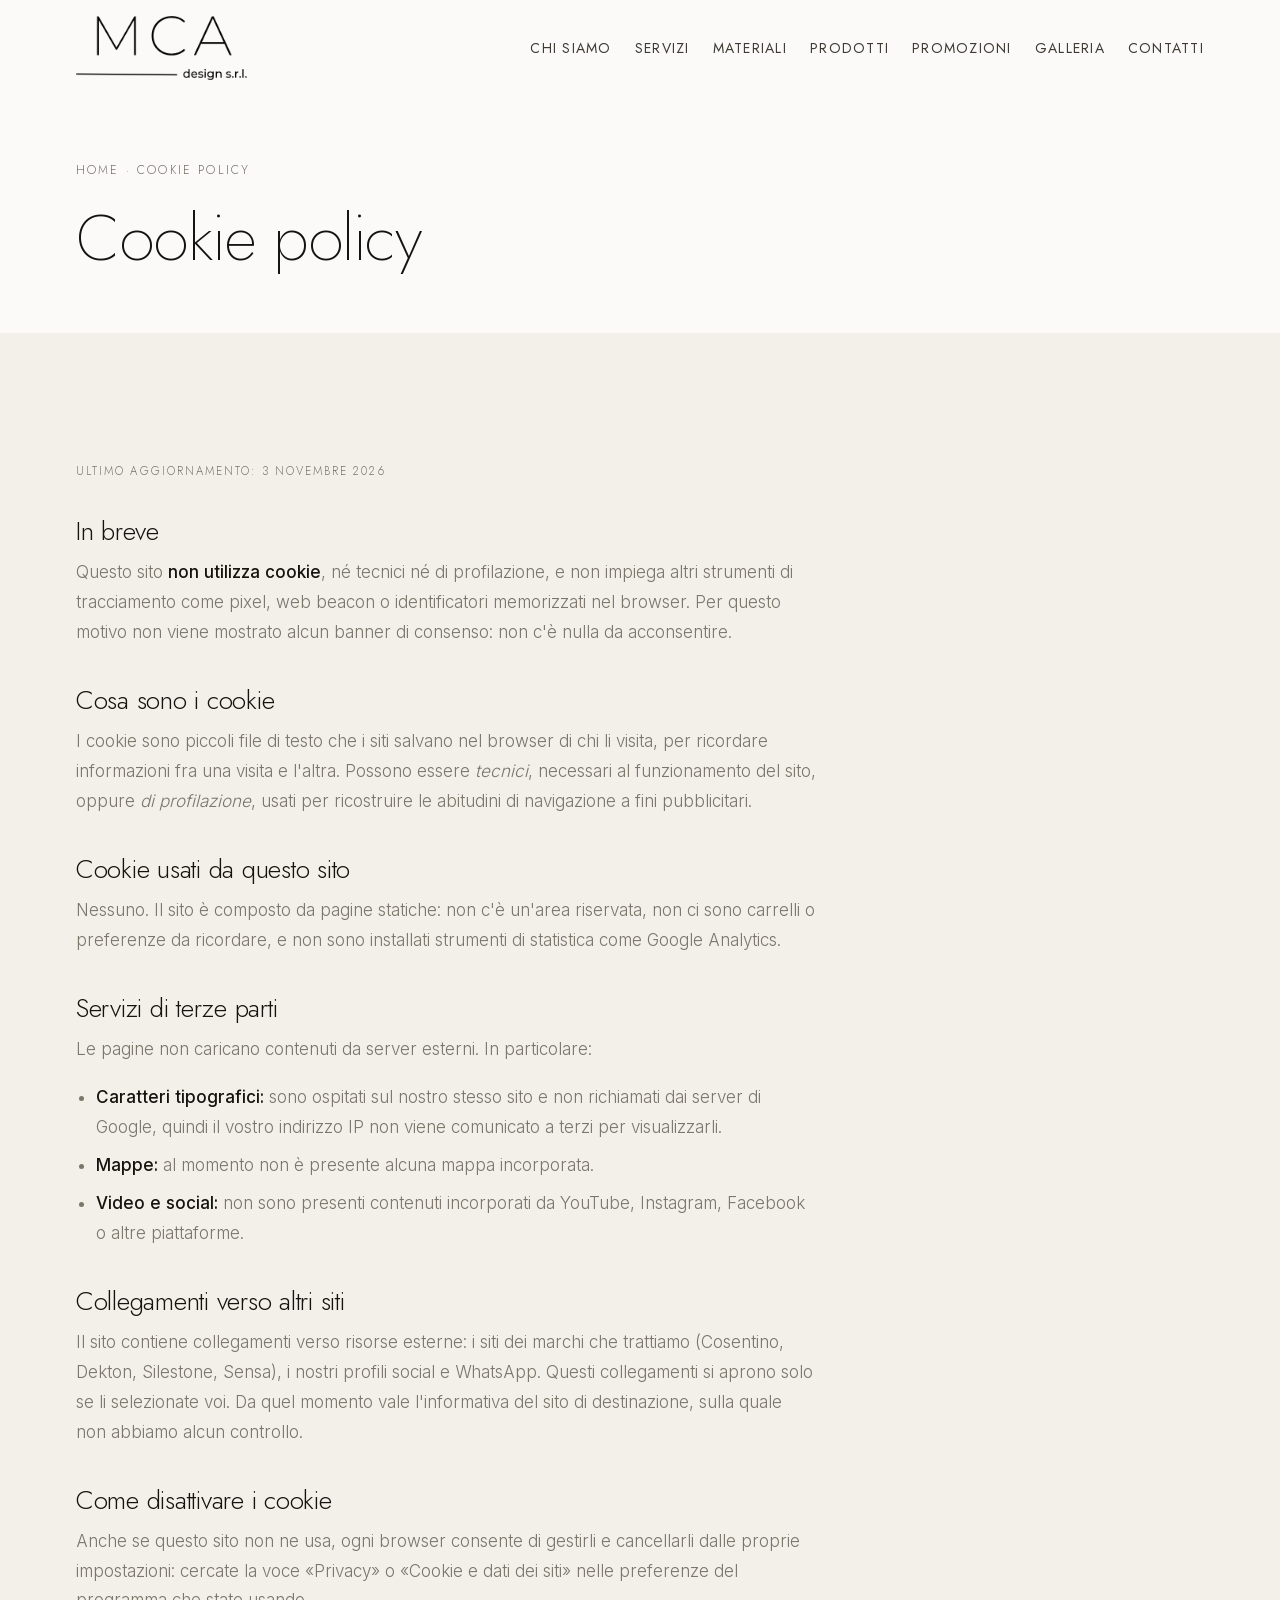
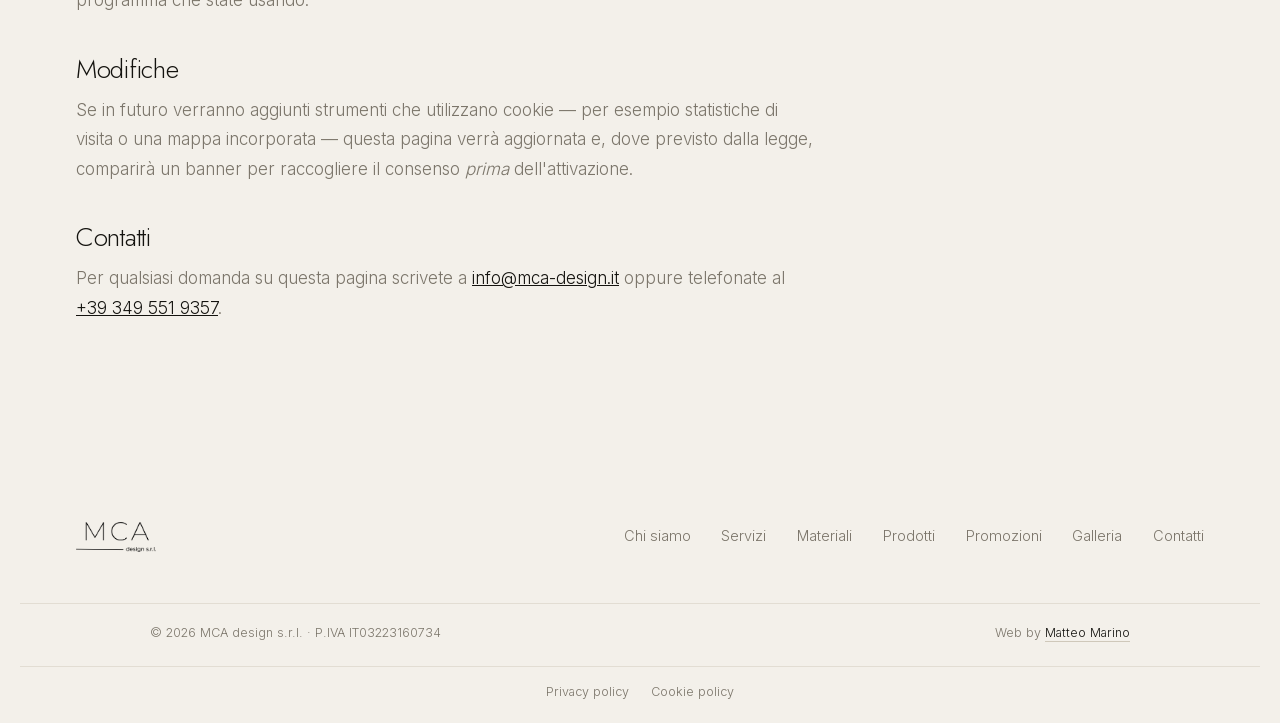
<file: cookie.html>
<!DOCTYPE html>
<html lang="it">
<head>
<meta charset="utf-8">
<meta name="viewport" content="width=device-width, initial-scale=1">
<title>Cookie policy &mdash; MCA design s.r.l.</title>
<meta name="description" content="Cookie policy di MCA design s.r.l.: questo sito non utilizza cookie né strumenti di tracciamento.">
<link rel="canonical" href="https://www.mca-design.it/cookie.html">
<meta name="robots" content="index, follow, noimageindex">
<meta name="theme-color" content="#fbfaf8">
<link rel="icon" type="image/png" href="assets/img/favicon.png">
<link rel="apple-touch-icon" href="assets/img/favicon.png">
<meta property="og:type" content="website">
<meta property="og:site_name" content="MCA design s.r.l.">
<meta property="og:url" content="https://www.mca-design.it/cookie.html">
<meta property="og:title" content="Cookie policy &mdash; MCA design s.r.l.">
<meta property="og:locale" content="it_IT">

<link rel="preload" href="assets/fonts/jost-latin.woff2" as="font" type="font/woff2" crossorigin>
<link rel="preload" href="assets/fonts/inter-latin.woff2" as="font" type="font/woff2" crossorigin>
<link rel="stylesheet" href="style.css?v=32">

<script type="application/ld+json">
{
  "@context": "https://schema.org",
  "@graph": [
    {
      "@type": "BreadcrumbList",
      "itemListElement": [
        {
          "@type": "ListItem",
          "position": 1,
          "name": "Home",
          "item": "https://www.mca-design.it/"
        },
        {
          "@type": "ListItem",
          "position": 2,
          "name": "Cookie policy",
          "item": "https://www.mca-design.it/cookie.html"
        }
      ]
    },
    {
      "@type": "WebPage",
      "url": "https://www.mca-design.it/cookie.html",
      "name": "Cookie policy",
      "isPartOf": {
        "@id": "https://www.mca-design.it/#sito"
      },
      "inLanguage": "it-IT"
    }
  ]
}
</script>
</head>
<body class="page-interna">

<a class="skip-link" href="#contenuto">Vai al contenuto</a>

<header class="site-header scrolled" id="header">
  <div class="shell header-inner">
    <div class="header-top">
      <button class="burger" id="burger" aria-label="Apri il menu" aria-expanded="false" aria-controls="nav">
        <span></span><span></span>
      </button>
      <a href="index.html" class="brand" id="brand" aria-label="MCA design s.r.l. &mdash; vai alla home">
        <img src="assets/img/logo.png" alt="MCA design s.r.l." width="432" height="162">
      </a>
    </div>

    <nav class="nav" id="nav" aria-label="Navigazione principale">
      <a href="index.html#chi-siamo">Chi siamo</a>
      <a href="index.html#servizi">Servizi</a>
      <a href="index.html#materiali">Materiali</a>
      <a href="index.html#prodotti">Prodotti</a>
      <a href="promozioni.html">Promozioni</a>
      <a href="index.html#galleria">Galleria</a>
      <a href="index.html#contatti">Contatti</a>
    </nav>
  </div>
</header>

<main id="top">
  <section class="section page-head" id="contenuto">
    <div class="shell">
      <nav class="breadcrumb" aria-label="Percorso">
        <a href="index.html">Home</a> <span aria-hidden="true">&middot;</span> <span>Cookie policy</span>
      </nav>
      <h1>Cookie policy</h1>
    </div>
  </section>

  <section class="section section-alt">
    <div class="shell">
      <div class="testo-legale">
        <p class="legale-data">Ultimo aggiornamento: 3 novembre 2026</p>

        <h2>In breve</h2>
        <p>
          Questo sito <strong>non utilizza cookie</strong>, n&eacute; tecnici n&eacute; di profilazione,
          e non impiega altri strumenti di tracciamento come pixel, web beacon o
          identificatori memorizzati nel browser. Per questo motivo non viene mostrato
          alcun banner di consenso: non c&apos;&egrave; nulla da acconsentire.
        </p>

        <h2>Cosa sono i cookie</h2>
        <p>
          I cookie sono piccoli file di testo che i siti salvano nel browser di chi li
          visita, per ricordare informazioni fra una visita e l&apos;altra. Possono essere
          <em>tecnici</em>, necessari al funzionamento del sito, oppure <em>di profilazione</em>,
          usati per ricostruire le abitudini di navigazione a fini pubblicitari.
        </p>

        <h2>Cookie usati da questo sito</h2>
        <p>
          Nessuno. Il sito &egrave; composto da pagine statiche: non c&apos;&egrave; un&apos;area riservata,
          non ci sono carrelli o preferenze da ricordare, e non sono installati strumenti
          di statistica come Google Analytics.
        </p>

        <h2>Servizi di terze parti</h2>
        <p>
          Le pagine non caricano contenuti da server esterni. In particolare:
        </p>
        <ul>
          <li><strong>Caratteri tipografici:</strong> sono ospitati sul nostro stesso sito e non
              richiamati dai server di Google, quindi il vostro indirizzo IP non viene
              comunicato a terzi per visualizzarli.</li>
          <li><strong>Mappe:</strong> al momento non &egrave; presente alcuna mappa incorporata.</li>
          <li><strong>Video e social:</strong> non sono presenti contenuti incorporati da YouTube,
              Instagram, Facebook o altre piattaforme.</li>
        </ul>

        <h2>Collegamenti verso altri siti</h2>
        <p>
          Il sito contiene collegamenti verso risorse esterne: i siti dei marchi che trattiamo
          (Cosentino, Dekton, Silestone, Sensa), i nostri profili social e WhatsApp.
          Questi collegamenti si aprono solo se li selezionate voi. Da quel momento vale
          l&apos;informativa del sito di destinazione, sulla quale non abbiamo alcun controllo.
        </p>

        <h2>Come disattivare i cookie</h2>
        <p>
          Anche se questo sito non ne usa, ogni browser consente di gestirli e cancellarli
          dalle proprie impostazioni: cercate la voce &laquo;Privacy&raquo; o &laquo;Cookie e dati dei siti&raquo;
          nelle preferenze del programma che state usando.
        </p>

        <h2>Modifiche</h2>
        <p>
          Se in futuro verranno aggiunti strumenti che utilizzano cookie &mdash; per esempio
          statistiche di visita o una mappa incorporata &mdash; questa pagina verr&agrave; aggiornata
          e, dove previsto dalla legge, comparir&agrave; un banner per raccogliere il consenso
          <em>prima</em> dell&apos;attivazione.
        </p>

        <h2>Contatti</h2>
        <p>
          Per qualsiasi domanda su questa pagina scrivete a
          <a data-cfg="mail-link" href="#"><span data-cfg="mail">&mdash;</span></a>
          oppure telefonate al
          <a data-cfg="tel-link" href="#"><span data-cfg="tel">&mdash;</span></a>.
        </p>
      </div>
    </div>
  </section>
</main>

<footer class="site-footer">
  <div class="shell footer-top">
    <a class="footer-logo" href="index.html" aria-label="MCA design s.r.l. &mdash; vai alla home">
      <img src="assets/img/logo.png" alt="MCA design s.r.l." width="432" height="162" loading="lazy">
    </a>
    <nav class="footer-nav" aria-label="Navigazione footer">
      <a href="index.html#chi-siamo">Chi siamo</a>
      <a href="index.html#servizi">Servizi</a>
      <a href="index.html#materiali">Materiali</a>
      <a href="index.html#prodotti">Prodotti</a>
      <a href="promozioni.html">Promozioni</a>
      <a href="index.html#galleria">Galleria</a>
      <a href="index.html#contatti">Contatti</a>
    </nav>
  </div>
  <div class="shell footer-bottom">
    <p>&copy; <span id="year">2026</span> MCA design s.r.l. &middot; <span data-cfg="piva"></span></p>
    <p class="credit">Web by <a data-cfg="dev-link" href="#" target="_blank" rel="noopener noreferrer">Matteo Marino</a></p>
  </div>
  <div class="shell footer-legale">
    <a href="privacy.html">Privacy policy</a>
    <a href="cookie.html">Cookie policy</a>
  </div>
</footer>

<script src="script.js?v=32"></script>
</body>
</html>
</file>
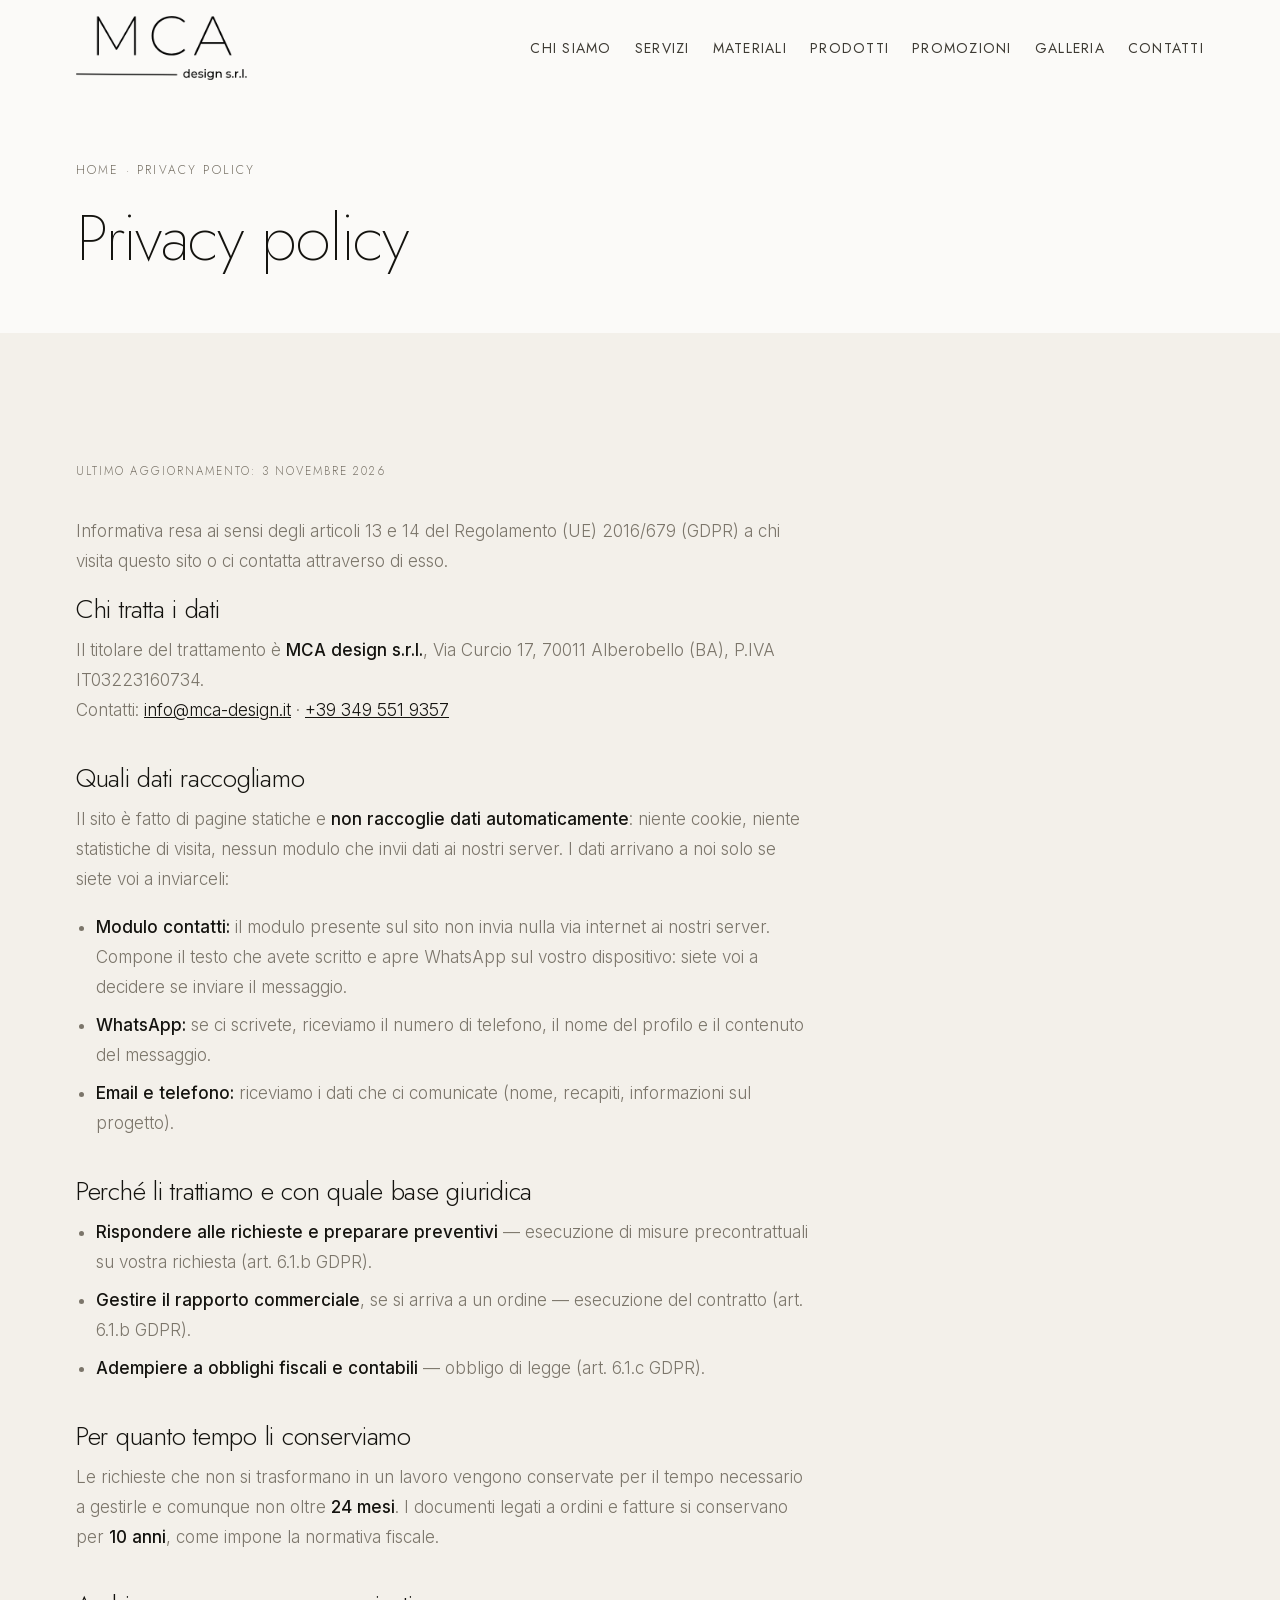
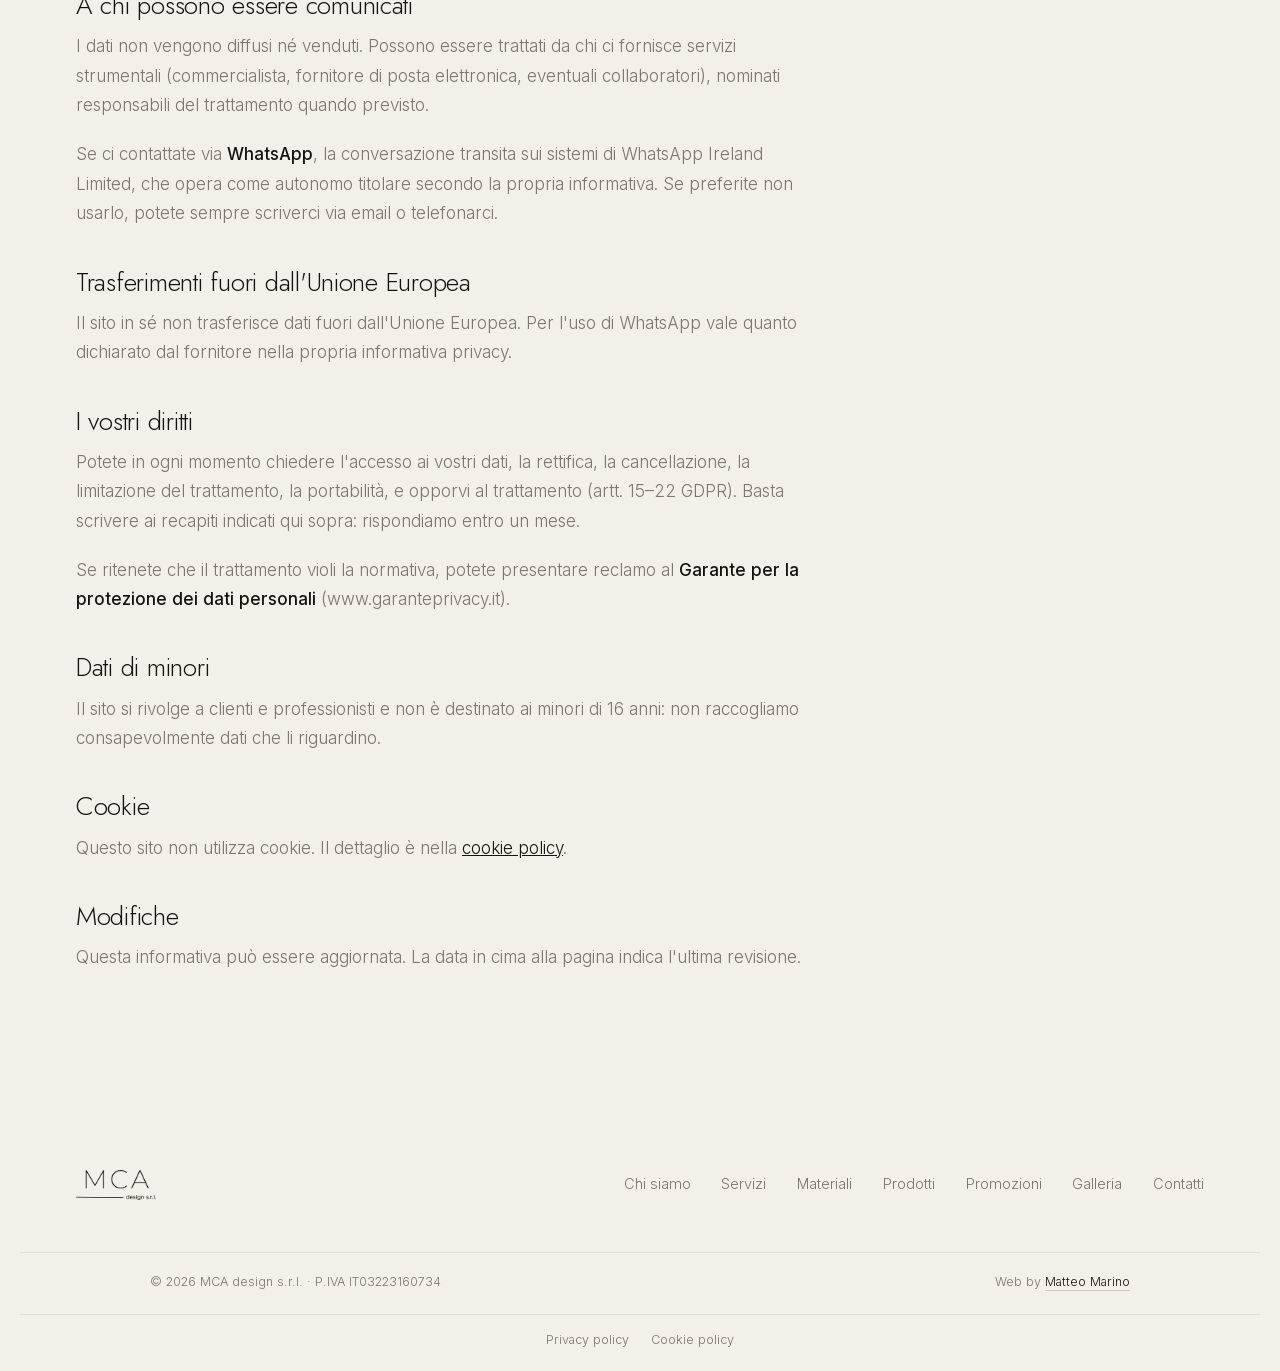
<file: privacy.html>
<!DOCTYPE html>
<html lang="it">
<head>
<meta charset="utf-8">
<meta name="viewport" content="width=device-width, initial-scale=1">
<title>Privacy policy &mdash; MCA design s.r.l.</title>
<meta name="description" content="Informativa privacy di MCA design s.r.l. ai sensi del Regolamento UE 2016/679 (GDPR).">
<link rel="canonical" href="https://www.mca-design.it/privacy.html">
<meta name="robots" content="index, follow, noimageindex">
<meta name="theme-color" content="#fbfaf8">
<link rel="icon" type="image/png" href="assets/img/favicon.png">
<link rel="apple-touch-icon" href="assets/img/favicon.png">
<meta property="og:type" content="website">
<meta property="og:site_name" content="MCA design s.r.l.">
<meta property="og:url" content="https://www.mca-design.it/privacy.html">
<meta property="og:title" content="Privacy policy &mdash; MCA design s.r.l.">
<meta property="og:locale" content="it_IT">

<link rel="preload" href="assets/fonts/jost-latin.woff2" as="font" type="font/woff2" crossorigin>
<link rel="preload" href="assets/fonts/inter-latin.woff2" as="font" type="font/woff2" crossorigin>
<link rel="stylesheet" href="style.css?v=32">

<script type="application/ld+json">
{
  "@context": "https://schema.org",
  "@graph": [
    {
      "@type": "BreadcrumbList",
      "itemListElement": [
        {
          "@type": "ListItem",
          "position": 1,
          "name": "Home",
          "item": "https://www.mca-design.it/"
        },
        {
          "@type": "ListItem",
          "position": 2,
          "name": "Privacy policy",
          "item": "https://www.mca-design.it/privacy.html"
        }
      ]
    },
    {
      "@type": "WebPage",
      "url": "https://www.mca-design.it/privacy.html",
      "name": "Privacy policy",
      "isPartOf": {
        "@id": "https://www.mca-design.it/#sito"
      },
      "inLanguage": "it-IT"
    }
  ]
}
</script>
</head>
<body class="page-interna">

<a class="skip-link" href="#contenuto">Vai al contenuto</a>

<header class="site-header scrolled" id="header">
  <div class="shell header-inner">
    <div class="header-top">
      <button class="burger" id="burger" aria-label="Apri il menu" aria-expanded="false" aria-controls="nav">
        <span></span><span></span>
      </button>
      <a href="index.html" class="brand" id="brand" aria-label="MCA design s.r.l. &mdash; vai alla home">
        <img src="assets/img/logo.png" alt="MCA design s.r.l." width="432" height="162">
      </a>
    </div>

    <nav class="nav" id="nav" aria-label="Navigazione principale">
      <a href="index.html#chi-siamo">Chi siamo</a>
      <a href="index.html#servizi">Servizi</a>
      <a href="index.html#materiali">Materiali</a>
      <a href="index.html#prodotti">Prodotti</a>
      <a href="promozioni.html">Promozioni</a>
      <a href="index.html#galleria">Galleria</a>
      <a href="index.html#contatti">Contatti</a>
    </nav>
  </div>
</header>

<main id="top">
  <section class="section page-head" id="contenuto">
    <div class="shell">
      <nav class="breadcrumb" aria-label="Percorso">
        <a href="index.html">Home</a> <span aria-hidden="true">&middot;</span> <span>Privacy policy</span>
      </nav>
      <h1>Privacy policy</h1>
    </div>
  </section>

  <section class="section section-alt">
    <div class="shell">
      <div class="testo-legale">
        <p class="legale-data">Ultimo aggiornamento: 3 novembre 2026</p>

        <p>
          Informativa resa ai sensi degli articoli 13 e 14 del Regolamento (UE) 2016/679
          (GDPR) a chi visita questo sito o ci contatta attraverso di esso.
        </p>

        <h2>Chi tratta i dati</h2>
        <p>
          Il titolare del trattamento &egrave; <strong>MCA design s.r.l.</strong>,
          <span data-cfg="address">&mdash;</span>,
          <span data-cfg="piva"></span>.<br>
          Contatti: <a data-cfg="mail-link" href="#"><span data-cfg="mail">&mdash;</span></a> &middot;
          <a data-cfg="tel-link" href="#"><span data-cfg="tel">&mdash;</span></a>
        </p>

        <h2>Quali dati raccogliamo</h2>
        <p>Il sito &egrave; fatto di pagine statiche e <strong>non raccoglie dati automaticamente</strong>:
           niente cookie, niente statistiche di visita, nessun modulo che invii dati ai nostri server.
           I dati arrivano a noi solo se siete voi a inviarceli:</p>
        <ul>
          <li><strong>Modulo contatti:</strong> il modulo presente sul sito non invia nulla
              via internet ai nostri server. Compone il testo che avete scritto e apre
              WhatsApp sul vostro dispositivo: siete voi a decidere se inviare il messaggio.</li>
          <li><strong>WhatsApp:</strong> se ci scrivete, riceviamo il numero di telefono,
              il nome del profilo e il contenuto del messaggio.</li>
          <li><strong>Email e telefono:</strong> riceviamo i dati che ci comunicate
              (nome, recapiti, informazioni sul progetto).</li>
        </ul>

        <h2>Perch&eacute; li trattiamo e con quale base giuridica</h2>
        <ul>
          <li><strong>Rispondere alle richieste e preparare preventivi</strong> &mdash;
              esecuzione di misure precontrattuali su vostra richiesta (art. 6.1.b GDPR).</li>
          <li><strong>Gestire il rapporto commerciale</strong>, se si arriva a un ordine &mdash;
              esecuzione del contratto (art. 6.1.b GDPR).</li>
          <li><strong>Adempiere a obblighi fiscali e contabili</strong> &mdash;
              obbligo di legge (art. 6.1.c GDPR).</li>
        </ul>

        <h2>Per quanto tempo li conserviamo</h2>
        <p>
          Le richieste che non si trasformano in un lavoro vengono conservate per il tempo
          necessario a gestirle e comunque non oltre <strong>24 mesi</strong>.
          I documenti legati a ordini e fatture si conservano per <strong>10 anni</strong>,
          come impone la normativa fiscale.
        </p>

        <h2>A chi possono essere comunicati</h2>
        <p>
          I dati non vengono diffusi n&eacute; venduti. Possono essere trattati da chi ci fornisce
          servizi strumentali (commercialista, fornitore di posta elettronica, eventuali
          collaboratori), nominati responsabili del trattamento quando previsto.
        </p>
        <p>
          Se ci contattate via <strong>WhatsApp</strong>, la conversazione transita sui sistemi di
          WhatsApp Ireland Limited, che opera come autonomo titolare secondo la propria
          informativa. Se preferite non usarlo, potete sempre scriverci via email o telefonarci.
        </p>

        <h2>Trasferimenti fuori dall&apos;Unione Europea</h2>
        <p>
          Il sito in s&eacute; non trasferisce dati fuori dall&apos;Unione Europea. Per l&apos;uso di WhatsApp
          vale quanto dichiarato dal fornitore nella propria informativa privacy.
        </p>

        <h2>I vostri diritti</h2>
        <p>
          Potete in ogni momento chiedere l&apos;accesso ai vostri dati, la rettifica, la
          cancellazione, la limitazione del trattamento, la portabilit&agrave;, e opporvi al
          trattamento (artt. 15&ndash;22 GDPR). Basta scrivere ai recapiti indicati qui sopra:
          rispondiamo entro un mese.
        </p>
        <p>
          Se ritenete che il trattamento violi la normativa, potete presentare reclamo al
          <strong>Garante per la protezione dei dati personali</strong> (www.garanteprivacy.it).
        </p>

        <h2>Dati di minori</h2>
        <p>
          Il sito si rivolge a clienti e professionisti e non &egrave; destinato ai minori di 16 anni:
          non raccogliamo consapevolmente dati che li riguardino.
        </p>

        <h2>Cookie</h2>
        <p>
          Questo sito non utilizza cookie. Il dettaglio &egrave; nella
          <a href="cookie.html">cookie policy</a>.
        </p>

        <h2>Modifiche</h2>
        <p>
          Questa informativa pu&ograve; essere aggiornata. La data in cima alla pagina indica
          l&apos;ultima revisione.
        </p>
      </div>
    </div>
  </section>
</main>

<footer class="site-footer">
  <div class="shell footer-top">
    <a class="footer-logo" href="index.html" aria-label="MCA design s.r.l. &mdash; vai alla home">
      <img src="assets/img/logo.png" alt="MCA design s.r.l." width="432" height="162" loading="lazy">
    </a>
    <nav class="footer-nav" aria-label="Navigazione footer">
      <a href="index.html#chi-siamo">Chi siamo</a>
      <a href="index.html#servizi">Servizi</a>
      <a href="index.html#materiali">Materiali</a>
      <a href="index.html#prodotti">Prodotti</a>
      <a href="promozioni.html">Promozioni</a>
      <a href="index.html#galleria">Galleria</a>
      <a href="index.html#contatti">Contatti</a>
    </nav>
  </div>
  <div class="shell footer-bottom">
    <p>&copy; <span id="year">2026</span> MCA design s.r.l. &middot; <span data-cfg="piva"></span></p>
    <p class="credit">Web by <a data-cfg="dev-link" href="#" target="_blank" rel="noopener noreferrer">Matteo Marino</a></p>
  </div>
  <div class="shell footer-legale">
    <a href="privacy.html">Privacy policy</a>
    <a href="cookie.html">Cookie policy</a>
  </div>
</footer>

<script src="script.js?v=32"></script>
</body>
</html>
</file>
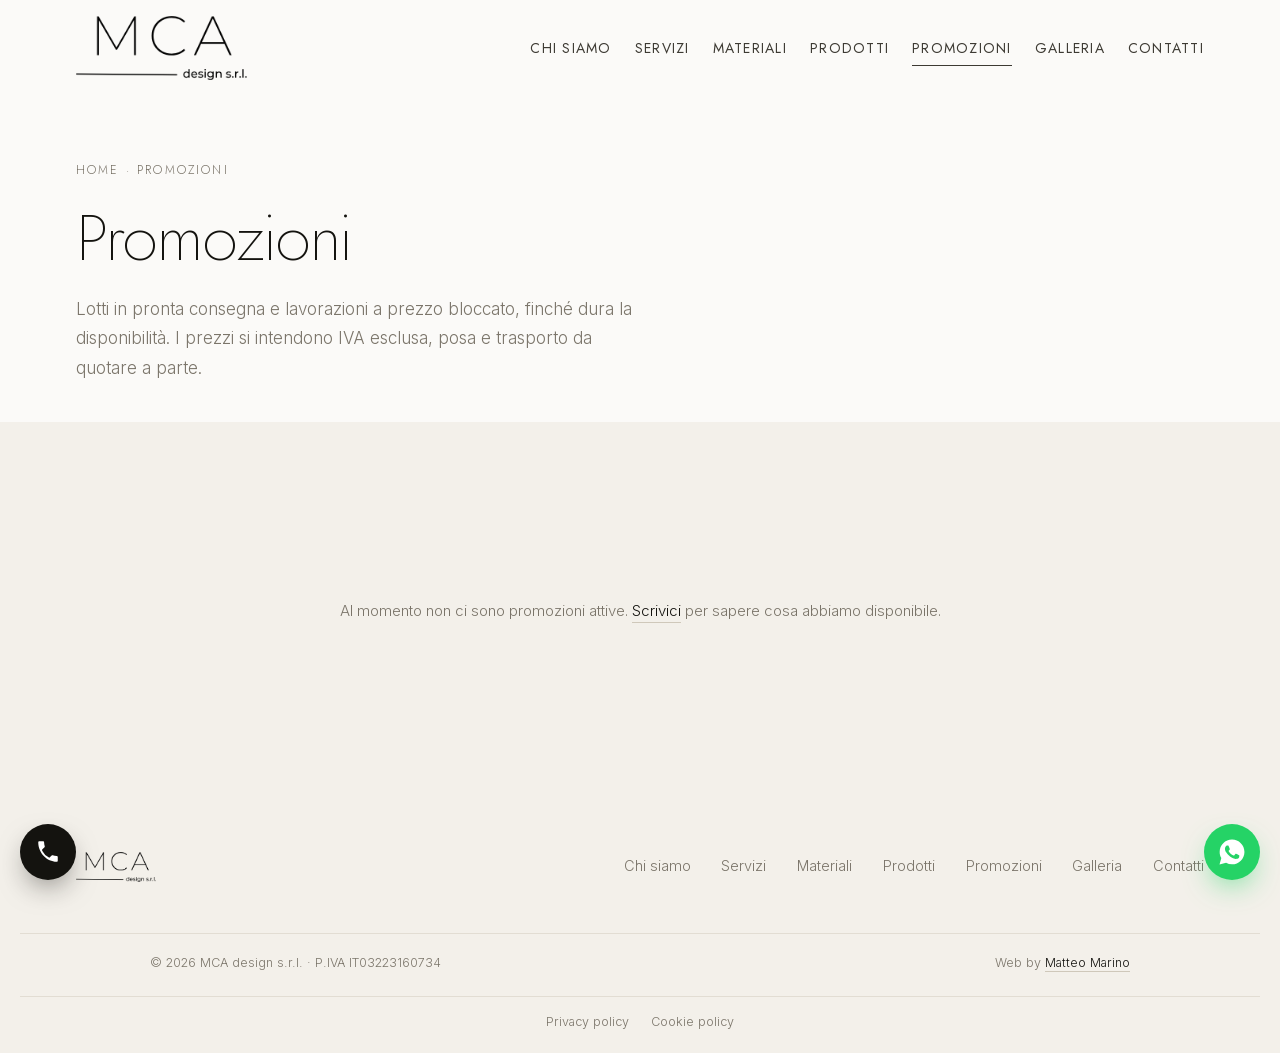
<file: promozioni.html>
<!DOCTYPE html>
<html lang="it">
<head>
<meta charset="utf-8">
<meta name="viewport" content="width=device-width, initial-scale=1">
<title>Promozioni su marmi e pietre naturali &mdash; MCA design s.r.l.</title>
<meta name="description" content="Promozioni MCA design: lotti di marmo, granito, travertino e pietra naturale in pronta consegna e lavorazioni a prezzo bloccato.">
<link rel="canonical" href="https://www.mca-design.it/promozioni.html">
<meta name="robots" content="index, follow, max-image-preview:large">
<meta name="theme-color" content="#fbfaf8">
<link rel="icon" type="image/png" href="assets/img/favicon.png">
<link rel="apple-touch-icon" href="assets/img/favicon.png">

<meta property="og:type" content="website">
<meta property="og:site_name" content="MCA design s.r.l.">
<meta property="og:url" content="https://www.mca-design.it/promozioni.html">
<meta property="og:title" content="Promozioni su marmi e pietre naturali &mdash; MCA design s.r.l.">
<meta property="og:description" content="Lotti in pronta consegna e lavorazioni a prezzo bloccato.">
<meta property="og:image" content="https://www.mca-design.it/assets/img/social-preview.jpg?v=2">
<meta property="og:image:width" content="1200">
<meta property="og:image:height" content="630">
<meta property="og:locale" content="it_IT">
<meta name="twitter:card" content="summary_large_image">
<meta name="twitter:image" content="https://www.mca-design.it/assets/img/social-preview.jpg?v=2">

<link rel="preload" href="assets/fonts/jost-latin.woff2" as="font" type="font/woff2" crossorigin>
<link rel="preload" href="assets/fonts/inter-latin.woff2" as="font" type="font/woff2" crossorigin>
<link rel="stylesheet" href="style.css?v=32">

<script type="application/ld+json">
{
  "@context": "https://schema.org",
  "@graph": [
    {
      "@type": "BreadcrumbList",
      "itemListElement": [
        {
          "@type": "ListItem",
          "position": 1,
          "name": "Home",
          "item": "https://www.mca-design.it/"
        },
        {
          "@type": "ListItem",
          "position": 2,
          "name": "Promozioni",
          "item": "https://www.mca-design.it/promozioni.html"
        }
      ]
    },
    {
      "@type": "CollectionPage",
      "@id": "https://www.mca-design.it/promozioni.html#pagina",
      "url": "https://www.mca-design.it/promozioni.html",
      "name": "Promozioni",
      "isPartOf": {
        "@id": "https://www.mca-design.it/#sito"
      },
      "about": {
        "@id": "https://www.mca-design.it/#azienda"
      },
      "inLanguage": "it-IT"
    }
  ]
}
</script>
</head>
<body class="page-interna">

<a class="skip-link" href="#promozioni">Vai al contenuto</a>

<!-- ============ HEADER ============ -->
<header class="site-header scrolled" id="header">
  <div class="shell header-inner">
    <!-- riga 1: solo il marchio, al centro -->
    <div class="header-top">
      <button class="burger" id="burger" aria-label="Apri il menu" aria-expanded="false" aria-controls="nav">
      <span></span><span></span>
      </button>
      <a href="index.html" class="brand" id="brand" aria-label="MCA design s.r.l. &mdash; vai alla home">
      <img src="assets/img/logo.png" alt="MCA design s.r.l." width="432" height="162">
      </a>
    </div>

    <!-- riga 2: il menu, centrato sotto (su telefono finisce nel pannello) -->
    <nav class="nav" id="nav" aria-label="Navigazione principale">
      <a href="index.html#chi-siamo">Chi siamo</a>
      <a href="index.html#servizi">Servizi</a>
      <a href="index.html#materiali">Materiali</a>
      <a href="index.html#prodotti">Prodotti</a>
      <a href="promozioni.html" class="active">Promozioni</a>
      <a href="index.html#galleria">Galleria</a>
      <a href="index.html#contatti">Contatti</a>
    </nav>
  </div>
</header>

<main id="top">

  <section class="section page-head" id="promozioni">
    <div class="shell">
      <nav class="breadcrumb" aria-label="Percorso">
        <a href="index.html">Home</a> <span aria-hidden="true">&middot;</span> <span>Promozioni</span>
      </nav>
      <h1>Promozioni</h1>
      <p class="section-intro">
        Lotti in pronta consegna e lavorazioni a prezzo bloccato, finch&eacute; dura la disponibilit&agrave;.
        I prezzi si intendono IVA esclusa, posa e trasporto da quotare a parte.
      </p>
    </div>
  </section>

  <section class="section section-alt">
    <div class="shell">
      <div class="promos promos--page" id="promos-page"><!-- generata da script.js --></div>

      <p class="products-note reveal">
        Non trovi quello che cerchi?
        <a href="#" data-wa="Salve, vorrei informazioni sulle promozioni.">Scrivici</a>
        e ti diciamo cosa abbiamo disponibile.
      </p>
    </div>
  </section>

</main>

<!-- ============ FOOTER ============ -->
<footer class="site-footer">
  <div class="shell footer-top">
    <a class="footer-logo" href="index.html" aria-label="MCA design s.r.l. &mdash; vai alla home">
      <img src="assets/img/logo.png" alt="MCA design s.r.l." width="432" height="162" loading="lazy">
    </a>

    <nav class="footer-nav" aria-label="Navigazione footer">
      <a href="index.html#chi-siamo">Chi siamo</a>
      <a href="index.html#servizi">Servizi</a>
      <a href="index.html#materiali">Materiali</a>
      <a href="index.html#prodotti">Prodotti</a>
      <a href="promozioni.html">Promozioni</a>
      <a href="index.html#galleria">Galleria</a>
      <a href="index.html#contatti">Contatti</a>
    </nav>
  </div>

  <div class="shell footer-bottom">
    <p>&copy; <span id="year">2026</span> MCA design s.r.l. &middot; <span data-cfg="piva"></span></p>
    <p class="credit">
      Web by
      <a data-cfg="dev-link" href="#" target="_blank" rel="noopener noreferrer">Matteo Marino</a>
    </p>
  </div>
  <div class="shell footer-legale">
    <a href="privacy.html">Privacy policy</a>
    <a href="cookie.html">Cookie policy</a>
  </div>
</footer>

<!-- ============ PULSANTI FLOTTANTI ============ -->
<a class="tel-float show" data-cfg="tel-link" href="#" aria-label="Chiamaci">
  <svg viewBox="0 0 24 24" aria-hidden="true"><path d="M6.6 10.8a15.1 15.1 0 0 0 6.6 6.6l2.2-2.2c.3-.3.7-.4 1-.2 1.1.4 2.3.6 3.6.6.6 0 1 .4 1 1V20c0 .6-.4 1-1 1C11.1 21 3 12.9 3 3c0-.6.4-1 1-1h3.4c.6 0 1 .4 1 1 0 1.2.2 2.4.6 3.6.1.4 0 .7-.2 1l-2.2 2.2Z"/></svg>
</a>

<a class="wa-float show" href="#" data-wa="Salve, vorrei informazioni sulle promozioni." aria-label="Scrivici su WhatsApp">
  <svg viewBox="0 0 24 24" aria-hidden="true"><path d="M12.04 2C6.58 2 2.13 6.45 2.13 11.91c0 1.75.46 3.45 1.32 4.95L2 22l5.25-1.38a9.87 9.87 0 0 0 4.79 1.22h.01c5.46 0 9.91-4.45 9.91-9.91C21.96 6.45 17.5 2 12.04 2Zm5.8 14.12c-.25.69-1.44 1.32-1.99 1.37-.53.05-1.02.24-3.44-.72-2.9-1.14-4.74-4.1-4.88-4.29-.14-.19-1.17-1.55-1.17-2.96s.74-2.1 1-2.39c.26-.29.57-.36.76-.36l.54.01c.17 0 .41-.07.64.49.24.57.8 1.98.87 2.13.07.14.12.31.02.5-.09.19-.14.31-.28.48-.14.17-.3.37-.42.5-.14.14-.29.29-.12.57.16.29.73 1.2 1.56 1.94 1.07.95 1.98 1.25 2.26 1.39.28.14.45.12.61-.07.17-.19.71-.83.9-1.11.19-.29.38-.24.64-.14.26.09 1.67.79 1.95.93.29.14.48.21.55.33.07.12.07.69-.18 1.38Z"/></svg>
</a>

<script src="script.js?v=32"></script>
</body>
</html>
</file>
<file: style.css>
/* ==========================================================================
   MCA design s.r.l. — landing page
   ========================================================================== */

/* ---------- Caratteri serviti dal nostro sito ----------
   Non da Google: caricarli dal CDN di Google significherebbe mandare l'indirizzo
   IP di ogni visitatore a un server terzo, cosa discussa sotto il GDPR.
   Sono due file variabili: uno solo copre tutti i pesi di ciascun carattere. */
@font-face{
  font-family:'Jost';
  src:url('assets/fonts/jost-latin.woff2') format('woff2');
  font-weight:200 500; font-style:normal; font-display:swap;
  unicode-range:U+0000-00FF,U+0131,U+0152-0153,U+02BB-02BC,U+02C6,U+02DA,U+02DC,U+0304,U+0308,U+0329,U+2000-206F,U+20AC,U+2122,U+2191,U+2193,U+2212,U+2215,U+FEFF,U+FFFD;
}
@font-face{
  font-family:'Inter';
  src:url('assets/fonts/inter-latin.woff2') format('woff2');
  font-weight:300 500; font-style:normal; font-display:swap;
  unicode-range:U+0000-00FF,U+0131,U+0152-0153,U+02BB-02BC,U+02C6,U+02DA,U+02DC,U+0304,U+0308,U+0329,U+2000-206F,U+20AC,U+2122,U+2191,U+2193,U+2212,U+2215,U+FEFF,U+FFFD;
}

/* ---------- Token ---------- */
:root{
  --bg:        #fbfaf8;
  --bg-alt:    #f3f0ea;
  --ink:       #14130f;
  --ink-2:     #3d3a33;
  --ink-soft:  #7b756a;
  --line:      #e2ddd3;
  --line-2:    #cfc8ba;
  --accent:    #8d7c5e;
  --wa:        #25d366;
  --wa-dark:   #1da851;

  --shell: 1240px;
  --gut: clamp(20px, 5vw, 56px);

  --ff-display: 'Jost', 'Helvetica Neue', Arial, sans-serif;
  --ff-body:    'Inter', -apple-system, BlinkMacSystemFont, 'Segoe UI', Roboto, sans-serif;

  --ease: cubic-bezier(.22,.61,.36,1);
  --header-h: 96px;
}

/* ---------- Reset ---------- */
*,*::before,*::after{ box-sizing:border-box; }
html{ -webkit-text-size-adjust:100%; scroll-behavior:smooth; scroll-padding-top:var(--header-h); }
body{
  margin:0;
  background:var(--bg);
  color:var(--ink);
  font-family:var(--ff-body);
  font-weight:300;
  font-size:clamp(15px,.55vw + 13.4px,17px);
  line-height:1.75;
  -webkit-font-smoothing:antialiased;
  /* "clip" invece di "hidden": non crea un contenitore di scroll,
     quindi non interferisce con il position:sticky di "Chi siamo". */
  overflow-x:clip;
}
img{ display:block; max-width:100%; height:auto; }
a{ color:inherit; }
button{ font:inherit; color:inherit; }
h1,h2,h3{ font-family:var(--ff-display); font-weight:200; line-height:1.12; margin:0; letter-spacing:-.01em; }
p{ margin:0 0 1.1em; }
::selection{ background:var(--ink); color:var(--bg); }

:focus-visible{ outline:2px solid var(--accent); outline-offset:3px; border-radius:2px; }

.skip-link{
  position:fixed; top:-100px; left:16px; z-index:200;
  background:var(--ink); color:var(--bg); padding:12px 18px; text-decoration:none;
}
.skip-link:focus{ top:16px; }

.shell{ width:100%; max-width:var(--shell); margin-inline:auto; padding-inline:var(--gut); }

/* ---------- Reveal on scroll ---------- */
.reveal{ opacity:0; transform:translateY(20px); transition:opacity .7s var(--ease), transform .7s var(--ease); }
.reveal.in{ opacity:1; transform:none; }

/* ==========================================================================
   Header
   ========================================================================== */
.site-header{
  position:fixed; inset:0 0 auto 0; z-index:100;
  transition:background .4s var(--ease), box-shadow .4s var(--ease), border-color .4s var(--ease);
  border-bottom:1px solid transparent;
}
/* Header su due righe: il marchio al centro sopra, il menu centrato sotto.
   Con sette voci non c'era modo di tenere il logo grande e centrato
   sulla stessa riga. */
.header-inner{
  display:flex; align-items:center; justify-content:space-between; gap:24px;
  height:var(--header-h);
  transition:height .4s var(--ease);
}
.header-top{ display:flex; align-items:center; }
.brand{ flex:0 0 auto; }     /* il logo non si lascia schiacciare dal menu */
.brand img{
  height:64px; width:auto; max-width:none;
  transition:filter .4s var(--ease), height .4s var(--ease);
}
/* Con la foto nell'hero l'header parte in bianco; senza foto resta scuro. */
.hero-scuro .brand img{ filter:invert(1) brightness(2); }
.hero-scuro .site-header.scrolled .brand img{ filter:none; }

/* usata solo per misurare il punto d'arrivo del logo, senza animazioni di mezzo */
.site-header.senza-transizione, .site-header.senza-transizione *{ transition:none !important; }

.site-header.scrolled{
  background:rgba(251,250,248,.92);
  backdrop-filter:saturate(180%) blur(14px);
  -webkit-backdrop-filter:saturate(180%) blur(14px);
  border-bottom-color:var(--line);
}
.site-header.scrolled .header-inner{ height:74px; }
.site-header.scrolled .brand img{ height:44px; }

.nav{ display:flex; align-items:center; gap:clamp(14px,1.8vw,28px); }
.nav > a{
  font-family:var(--ff-display);
  font-size:14px; font-weight:400; letter-spacing:.09em; text-transform:uppercase;
  text-decoration:none; color:var(--ink-2);
  position:relative; padding:6px 0;
  transition:color .35s var(--ease), opacity .35s var(--ease);
}
.hero-scuro .nav > a{ color:#fff; }
.nav > a::after{
  content:''; position:absolute; left:0; bottom:0; height:1px; width:0; background:currentColor;
  transition:width .35s var(--ease);
}
.nav > a:hover::after, .nav > a.active::after{ width:100%; }
.nav > a:hover{ color:var(--ink); }
.hero-scuro .site-header.scrolled .nav > a{ color:var(--ink-2); }
.hero-scuro .site-header.scrolled .nav > a:hover{ color:var(--ink); }


/* Burger */
.burger{
  display:none; width:44px; height:44px;
  background:none; border:0; cursor:pointer; padding:0;
  position:absolute; left:0; top:50%; transform:translateY(-50%); z-index:2;
}
.burger span{
  display:block; height:1px; width:24px; margin:6px auto; background:var(--ink);
  transition:transform .35s var(--ease), opacity .25s var(--ease), background .35s var(--ease);
}
.hero-scuro .burger span{ background:#fff; }
.hero-scuro .site-header.scrolled .burger span,
.nav-open .burger span{ background:var(--ink); }
.nav-open .burger span:first-child{ transform:translateY(3.5px) rotate(45deg); }
.nav-open .burger span:last-child{ transform:translateY(-3.5px) rotate(-45deg); }

/* ==========================================================================
   Hero
   ========================================================================== */
.hero{
  position:relative;
  min-height:100svh;
  display:flex; align-items:center;
  overflow:hidden;
  color:var(--ink);
  background:
    radial-gradient(110% 80% at 50% 28%, #ffffff 0%, var(--bg) 46%, var(--bg-alt) 100%);
}
.hero-scuro .hero{ color:#fff; background:var(--ink); }
/* Fondo materico: la pietra c'è davvero, ma sotto un velo di luce
   che tiene leggibile il logo nero al centro. */
.hero-texture{ position:absolute; inset:0; overflow:hidden; }
.hero-texture img{
  width:100%; height:100%; object-fit:cover; object-position:center;
  /* la foto non si muove: niente ingrandimento, si vede per intero */
}
/* Niente velo in sfumatura sopra la foto: la foto arriva già scurita
   dal file, così si vede la pietra senza ombreggiature sopra. */
.hero-scuro.ha-foto .hero-texture{ display:none; }

.hero-media{ position:absolute; inset:0; }
.hero-media::after{
  content:''; position:absolute; inset:0;
  background:
    linear-gradient(180deg, rgba(10,9,7,.58) 0%, rgba(10,9,7,.14) 40%, rgba(10,9,7,.74) 100%),
    linear-gradient(90deg, rgba(10,9,7,.62) 0%, rgba(10,9,7,.28) 42%, rgba(10,9,7,0) 78%);
}
.hero-media img{
  width:100%; height:100%; object-fit:cover; object-position:center;
  animation:kenburns 26s ease-out both;
}
@keyframes kenburns{ from{ transform:scale(1.12); } to{ transform:scale(1); } }

.hero-inner{
  position:relative; z-index:1; text-align:center;
  padding-block:calc(var(--header-h) + 40px) 120px;
  perspective:1200px;              /* la scena 3d vive qui dentro */
}

/* Il palco porta l'inclinazione (perno al centro),
   il logo porta il volo verso l'header (perno in alto a sinistra):
   due trasformazioni separate che non si pestano i piedi. */
.hero-stage{
  transform-style:preserve-3d;
  animation:heroEntra 1.5s var(--ease) both;
  will-change:transform;
}
@keyframes heroEntra{
  from{ opacity:0; transform:rotateX(24deg) translateY(30px) scale(.93); }
  to  { opacity:1; transform:none; }
}

.hero-logo{
  width:min(430px, 62vw); height:auto;
  margin:0 auto clamp(24px,3vw,40px);
  transform-origin:top left;       /* il volo verso l'header parte da qui */
  will-change:transform, opacity;
  backface-visibility:hidden;
}
.hero-scuro .hero-logo{ filter:invert(1) brightness(2); }

.hero-sub{
  /* è l'h1 della pagina, ma deve restare un sottotitolo:
     riporto carattere e interlinea a quelli del testo normale */
  font-family:var(--ff-body); line-height:1.6; letter-spacing:normal;
  max-width:46ch; font-size:clamp(16px,1.1vw + 13px,20px); font-weight:300;
  color:var(--ink-soft); margin:0 auto clamp(28px,3vw,40px);
  animation:heroSale 1.2s .25s var(--ease) both;
  will-change:transform;
}
.hero-scuro .hero-sub{ color:rgba(255,255,255,.82); }
.hero-cta{ animation:heroSale 1.2s .4s var(--ease) both; will-change:transform; }
@keyframes heroSale{
  from{ opacity:0; transform:translateY(18px); }
  to  { opacity:1; transform:none; }
}
.hero-cta{ display:flex; flex-wrap:wrap; gap:14px; justify-content:center; }

.hero-scroll{
  position:absolute; left:50%; bottom:34px; transform:translateX(-50%);
  z-index:1; text-decoration:none; color:var(--ink-2);
  font-family:var(--ff-display); font-size:11px; letter-spacing:.28em; text-transform:uppercase;
  display:flex; flex-direction:column; align-items:center; gap:12px;
  transition:color .3s var(--ease);
}
.hero-scroll:hover{ color:var(--ink); }
.hero-scuro .hero-scroll{ color:rgba(255,255,255,.75); }
.hero-scuro .hero-scroll:hover{ color:#fff; }
.hero-scroll-line{ width:1px; height:46px; background:rgba(20,19,15,.28); position:relative; overflow:hidden; }
.hero-scuro .hero-scroll-line{ background:rgba(255,255,255,.45); }
.hero-scroll-line::after{
  content:''; position:absolute; inset:0; background:var(--ink);
  animation:scrollcue 2.2s var(--ease) infinite;
}
.hero-scuro .hero-scroll-line::after{ background:#fff; }
@keyframes scrollcue{ 0%{ transform:translateY(-100%); } 60%,100%{ transform:translateY(100%); } }

/* ==========================================================================
   Bottoni
   ========================================================================== */
.btn{
  display:inline-flex; align-items:center; justify-content:center; gap:10px;
  font-family:var(--ff-display); font-size:14px; font-weight:400;
  letter-spacing:.12em; text-transform:uppercase; text-decoration:none;
  padding:16px 32px; border:1px solid transparent; border-radius:999px; cursor:pointer;
  transition:background .35s var(--ease), color .35s var(--ease),
             border-color .35s var(--ease), transform .35s var(--ease);
}
.btn:hover{ transform:translateY(-2px); }
.btn-solid{ background:var(--ink); color:var(--bg); }
.btn-solid:hover{ background:var(--accent); }
.btn-outline{ border-color:rgba(20,19,15,.30); color:var(--ink); }
.btn-outline:hover{ background:var(--ink); border-color:var(--ink); color:var(--bg); }

.hero-scuro .btn-solid{ background:#fff; color:var(--ink); }
.hero-scuro .btn-solid:hover{ background:#e8dcc4; }
.hero-scuro .btn-outline{ border-color:rgba(255,255,255,.45); color:#fff; }
.hero-scuro .btn-outline:hover{ background:rgba(255,255,255,.12); border-color:#fff; color:#fff; }
.btn-dark{ background:var(--ink); color:var(--bg); border:0; }
.btn-dark:hover{ background:var(--accent); }
.btn-wa{ background:var(--wa); color:#fff; }
.btn-wa:hover{ background:var(--wa-dark); }
.btn-wa svg{ width:19px; height:19px; fill:currentColor; }

/* ==========================================================================
   Sezioni
   ========================================================================== */
.section{ padding-block:clamp(72px,10vw,140px); }
.section-alt{ background:var(--bg-alt); }

.label{
  display:flex; align-items:center; gap:14px;
  font-family:var(--ff-display); font-size:12px; font-weight:400;
  letter-spacing:.28em; text-transform:uppercase; color:var(--ink-soft);
  margin:0 0 22px;
}
.label-num{ color:var(--accent); }
.label::after{ content:''; height:1px; flex:0 0 56px; background:var(--line-2); }

.section-head{ max-width:760px; margin-bottom:clamp(44px,6vw,80px); }
.section-head h2{ font-size:clamp(30px,4vw,54px); margin-bottom:24px; }
.section-intro{ color:var(--ink-soft); max-width:56ch; margin:0; }

/* ---------- Chi siamo ---------- */
.about{
  display:grid; grid-template-columns:minmax(0,.85fr) minmax(0,1fr);
  gap:clamp(36px,6vw,88px); align-items:start;
}
.about-media{
  position:sticky; top:calc(var(--header-h) + 28px);
  padding:14px 0 0 14px;
}
.about-media img{
  width:100%; aspect-ratio:3/4; object-fit:cover;
  filter:grayscale(1) contrast(1.05);
}
.about-media::before{
  content:''; position:absolute; inset:0 28px 28px 0;
  border:1px solid var(--line-2); pointer-events:none;
}
.about-text h2{ font-size:clamp(26px,3.3vw,44px); margin-bottom:30px; }
.about-text .lead{
  font-size:clamp(17px,.9vw + 14px,20px); color:var(--ink-2); font-weight:300; line-height:1.7;
}
.about-text p{ color:var(--ink-soft); }
.about-text .lead{ color:var(--ink-2); }

.values{
  list-style:none; margin:40px 0 0; padding:0;
  display:grid; grid-template-columns:repeat(2,minmax(0,1fr)); gap:1px;
  background:var(--line); border:1px solid var(--line);
}
.values li{ background:var(--bg); padding:22px 24px; }
.values strong{
  display:block; font-family:var(--ff-display); font-weight:400; font-size:15px;
  letter-spacing:.04em; margin-bottom:6px;
}
.values span{ font-size:14px; color:var(--ink-soft); line-height:1.5; }

/* ---------- Servizi ---------- */
.services{
  display:grid; grid-template-columns:repeat(auto-fit,minmax(288px,1fr));
  gap:1px; background:var(--line-2); border:1px solid var(--line-2);
}
.service{
  background:var(--bg-alt); padding:clamp(28px,3vw,44px);
  transition:background .4s var(--ease), transform .4s var(--ease);
}
.service:hover{ background:var(--bg); }
.service-num{
  display:block; font-family:var(--ff-display); font-size:13px;
  letter-spacing:.2em; color:var(--accent); margin-bottom:22px;
}
.service h3{ font-size:22px; font-weight:300; margin-bottom:14px; }
.service p{ margin:0; color:var(--ink-soft); font-size:15px; line-height:1.65; }

/* ---------- Prodotti ---------- */
.products{
  display:grid; grid-template-columns:repeat(auto-fill,minmax(258px,1fr));
  gap:clamp(18px,2.2vw,32px);
}
.product{
  display:flex; flex-direction:column; text-decoration:none;
  background:var(--bg); border:1px solid var(--line);
  transition:border-color .4s var(--ease), transform .4s var(--ease), box-shadow .4s var(--ease);
}
.product:hover{
  border-color:var(--line-2); transform:translateY(-4px);
  box-shadow:0 18px 44px -28px rgba(20,19,15,.42);
}
.product-img{ display:block; overflow:hidden; aspect-ratio:4/3; }
.product-img img{
  width:100%; height:100%; object-fit:cover;
  transition:transform 1s var(--ease);
}
.product:hover .product-img img{ transform:scale(1.06); }
.product-body{ display:flex; flex-direction:column; flex:1; padding:22px 24px 24px; }
.product-name{
  font-family:var(--ff-display); font-size:20px; font-weight:400; letter-spacing:.01em;
  margin-bottom:8px;
}
.product-desc{ font-size:14px; color:var(--ink-soft); line-height:1.6; margin-bottom:18px; flex:1; }
.product-cta{
  display:inline-flex; align-items:center; gap:9px;
  font-family:var(--ff-display); font-size:12px; letter-spacing:.16em; text-transform:uppercase;
  color:var(--accent);
}
.product-cta svg{
  width:17px; height:17px; fill:none; stroke:currentColor; stroke-width:1.2;
  transition:transform .4s var(--ease);
}
.cta-short{ display:none; }   /* etichetta corta usata solo su mobile */
.product:hover .product-cta svg{ transform:translateX(5px); }

.products-note{
  margin:clamp(32px,4vw,52px) 0 0; text-align:center; color:var(--ink-soft); font-size:15px;
}
.products-note a{ color:var(--ink); text-decoration:none; border-bottom:1px solid var(--line-2); padding-bottom:2px; }
.products-note a:hover{ border-color:var(--ink); }

/* ---------- Marchi trattati (dentro Materiali) ---------- */
.partners{
  margin-top:clamp(36px,4.5vw,60px);
  padding-top:clamp(28px,3.5vw,44px);
  border-top:1px solid var(--line);
  display:flex; flex-direction:column; align-items:center; gap:clamp(18px,2.4vw,30px);
}
.partners-label{
  font-family:var(--ff-display); font-size:11.5px; letter-spacing:.26em; text-transform:uppercase;
  color:var(--ink-soft); margin:0;
}
.partners-logos{
  list-style:none; margin:0; padding:0;
  display:flex; flex-wrap:wrap; align-items:center; justify-content:center;
  gap:clamp(28px,5vw,72px);
}
.partners-logos img{
  height:46px; width:auto; display:block;
  opacity:.78; filter:grayscale(1);
  transition:opacity .35s var(--ease), filter .35s var(--ease);
}
.partners-logos a{ display:block; }
.partners-logos a:hover img,
.partners-logos a:focus-visible img{ opacity:1; filter:none; }
/* Cosentino è il solo marchio senza la riga "by Cosentino" sotto:
   a parità di altezza risulterebbe sproporzionato rispetto agli altri. */
/* Cosentino è solo il nome, senza la riga "by Cosentino" sotto: a parità di
   altezza le sue lettere risulterebbero il doppio delle altre. */
.partners-logos img.p-cosentino{ height:26px; }

/* ---------- Galleria ---------- */
.filters{
  display:flex; flex-wrap:wrap; gap:10px; margin-bottom:clamp(24px,3vw,40px);
}
.filter{
  background:none; border:1px solid var(--line-2); border-radius:999px;
  padding:9px 20px; cursor:pointer;
  font-family:var(--ff-display); font-size:12.5px; letter-spacing:.14em; text-transform:uppercase;
  color:var(--ink-soft);
  transition:background .3s var(--ease), color .3s var(--ease), border-color .3s var(--ease);
}
.filter:hover{ border-color:var(--ink); color:var(--ink); }
.filter.is-active{ background:var(--ink); border-color:var(--ink); color:var(--bg); }

.gallery{ columns:3; column-gap:14px; }
.g-item[hidden]{ display:none; }   /* batte il display:block qui sotto: senza, i filtri non nascondono nulla */
.g-item{
  display:block; width:100%; margin:0 0 14px; padding:0;
  border:0; background:none; cursor:zoom-in; position:relative; overflow:hidden;
  break-inside:avoid;
  animation:fadeIn .5s var(--ease) both;
}
@keyframes fadeIn{ from{ opacity:0; transform:scale(.98); } to{ opacity:1; transform:none; } }
.g-item img{ width:100%; transition:transform 1.1s var(--ease), filter .5s var(--ease); }
.g-item::after{
  content:''; position:absolute; inset:0;
  background:linear-gradient(180deg,transparent 45%,rgba(10,9,7,.68));
  opacity:0; transition:opacity .45s var(--ease);
}
.g-cap{
  position:absolute; left:18px; right:18px; bottom:16px; z-index:1;
  color:#fff; text-align:left;
  font-family:var(--ff-display); font-size:13px; letter-spacing:.08em;
  opacity:0; transform:translateY(8px);
  transition:opacity .45s var(--ease), transform .45s var(--ease);
}
.g-item:hover img, .g-item:focus-visible img{ transform:scale(1.05); }
.g-item:hover::after, .g-item:focus-visible::after{ opacity:1; }
.g-item:hover .g-cap, .g-item:focus-visible .g-cap{ opacity:1; transform:none; }

/* ---------- Varianti di intestazione sezione ---------- */
.section-head--row{
  display:flex; align-items:flex-end; justify-content:space-between;
  gap:24px 48px; max-width:none; flex-wrap:wrap;
}
.section-head--row > div{ max-width:620px; }
.section-head--row .section-intro{ margin-bottom:0; }
.section-head--center{ max-width:640px; margin-inline:auto; text-align:center; }
.section-head--center .label{ justify-content:center; }
.section-head--center .label::before{
  content:''; height:1px; flex:0 0 56px; background:var(--line-2);
}
.section-head--center .section-intro{ margin-inline:auto; }

/* ==========================================================================
   Promozioni
   ========================================================================== */
.promos{
  display:grid; grid-template-columns:repeat(auto-fill,minmax(290px,1fr));
  gap:clamp(18px,2.2vw,30px);
}
.promo{
  display:flex; flex-direction:column;
  background:var(--bg); border:1px solid var(--line);
  transition:border-color .4s var(--ease), transform .4s var(--ease), box-shadow .4s var(--ease);
}
.promo:hover{
  border-color:var(--line-2); transform:translateY(-4px);
  box-shadow:0 18px 44px -28px rgba(20,19,15,.42);
}
.promo-img{ overflow:hidden; aspect-ratio:4/3; }
.promo-img img{ width:100%; height:100%; object-fit:cover; transition:transform 1s var(--ease); }
.promo:hover .promo-img img{ transform:scale(1.05); }

.promo-body{ display:flex; flex-direction:column; flex:1; padding:22px 24px 26px; }
.promo-nota{
  align-self:flex-start;
  font-family:var(--ff-display); font-size:10.5px; letter-spacing:.18em; text-transform:uppercase;
  color:var(--accent); border:1px solid var(--line-2); border-radius:999px;
  padding:5px 12px; margin-bottom:14px;
}
.promo-titolo{ font-size:20px; font-weight:300; line-height:1.25; margin:0 0 10px; }
.promo-desc{ font-size:14px; color:var(--ink-soft); line-height:1.6; margin:0 0 18px; flex:1; }
.promo-prezzo{
  font-family:var(--ff-display); font-size:clamp(22px,2vw,28px); font-weight:300;
  color:var(--ink); margin:0 0 18px; letter-spacing:-.01em;
}
.promo-btn{ align-self:stretch; padding:13px 20px; font-size:12.5px; }
.promo-btn .corto{ display:none; }

.promos--page{ grid-template-columns:repeat(auto-fill,minmax(320px,1fr)); }

.promos-vuote{
  margin:0; padding:clamp(28px,4vw,48px) 0; text-align:center;
  color:var(--ink-soft); font-size:15px;
}
.promos-vuote a{ color:var(--ink); text-decoration:none; border-bottom:1px solid var(--line-2); padding-bottom:2px; }
.promos-vuote a:hover{ border-color:var(--ink); }

/* ---------- Pagina interna (promozioni.html) ---------- */
.page-interna{ padding-top:var(--header-h); }
.page-head{ padding-block:clamp(40px,5vw,72px) clamp(28px,3vw,44px); }
.page-head h1{
  font-size:clamp(34px,5vw,64px); font-weight:200; letter-spacing:-.02em;
  margin:0 0 20px;
}
.breadcrumb{
  font-family:var(--ff-display); font-size:12px; letter-spacing:.18em; text-transform:uppercase;
  color:var(--ink-soft); margin-bottom:22px;
}
.breadcrumb a{ text-decoration:none; }
.breadcrumb a:hover{ color:var(--ink); border-bottom:1px solid var(--line-2); }

/* ---------- Contatti: info + mappa ---------- */
.contact{
  display:grid; grid-template-columns:minmax(0,.85fr) minmax(0,1.15fr);
  gap:clamp(32px,4vw,64px); align-items:stretch;
}
/* mappa disattivata da CONFIG: i recapiti restano da soli, centrati */
.contact--senza-mappa{ grid-template-columns:minmax(0,760px); justify-content:center; }
.contact--senza-mappa .contact-list{ grid-template-columns:repeat(2,minmax(0,1fr)); }
/* con un numero dispari di voci l'ultima occupa tutta la riga,
   altrimenti resta una cella vuota colorata */
.contact--senza-mappa .contact-list > div:last-child:nth-child(odd){ grid-column:1 / -1; }
.contact--senza-mappa .contact-info{ align-items:center; }
.contact--senza-mappa .socials{ justify-content:center; }
.contact-info{ display:flex; flex-direction:column; }
.contact-list{ margin:0; display:grid; gap:1px; background:var(--line); border:1px solid var(--line); width:100%; }
.contact-list > div{ background:var(--bg); padding:20px 24px; }
.contact-list dt{
  font-family:var(--ff-display); font-size:11.5px; letter-spacing:.24em; text-transform:uppercase;
  color:var(--ink-soft); margin-bottom:6px;
}
.contact-list dd{ margin:0; font-size:16px; }
.contact-list a{ text-decoration:none; border-bottom:1px solid var(--line-2); padding-bottom:1px; }
.contact-list a:hover{ border-color:var(--ink); }

.socials{ display:flex; gap:12px; margin-top:26px; }
.socials:empty{ display:none; }
.socials a{
  width:44px; height:44px; border:1px solid var(--line-2); border-radius:50%;
  display:grid; place-items:center;
  transition:background .3s var(--ease), color .3s var(--ease), border-color .3s var(--ease);
}
.socials a:hover{ background:var(--ink); border-color:var(--ink); color:var(--bg); }
.socials svg{ width:19px; height:19px; fill:none; stroke:currentColor; stroke-width:1.3; }

/* Mappa */
.contact-map{
  margin:0; display:flex; flex-direction:column;
  border:1px solid var(--line); background:var(--bg-alt);
}
.contact-map iframe{
  display:block; width:100%; flex:1; min-height:400px; border:0;
  filter:grayscale(1) contrast(1.04);
  transition:filter .5s var(--ease);
}
.contact-map:hover iframe, .contact-map:focus-within iframe{ filter:none; }
.contact-map figcaption{
  display:flex; flex-wrap:wrap; align-items:center; justify-content:space-between; gap:10px 20px;
  padding:16px 20px; border-top:1px solid var(--line);
  font-size:14.5px; color:var(--ink-soft);
}
.contact-map figcaption a{
  display:inline-flex; align-items:center; gap:7px;
  font-family:var(--ff-display); font-size:12px; letter-spacing:.14em; text-transform:uppercase;
  color:var(--ink); text-decoration:none; white-space:nowrap;
}
.contact-map figcaption a svg{
  width:15px; height:15px; fill:none; stroke:currentColor; stroke-width:1.3;
  transition:transform .35s var(--ease);
}
.contact-map figcaption a:hover svg{ transform:translate(2px,-2px); }

/* ---------- Contatti: form ---------- */
.form-wrap{ margin-top:clamp(36px,5vw,68px); }

.contact-form{
  max-width:780px; margin-inline:auto;
  background:var(--bg-alt); border:1px solid var(--line);
  padding:clamp(26px,4vw,52px);
  display:grid; gap:20px;
}
.form-head{ text-align:center; margin-bottom:6px; }
.form-head h3{ font-size:clamp(23px,2.6vw,32px); font-weight:200; margin-bottom:10px; }
.form-head p{ margin:0; color:var(--ink-soft); font-size:15px; }

.field{ display:grid; gap:9px; }
.field-row{ display:grid; grid-template-columns:repeat(2,minmax(0,1fr)); gap:20px; }
.field label{
  font-family:var(--ff-display); font-size:11.5px; letter-spacing:.2em; text-transform:uppercase;
  color:var(--ink-soft);
}
.req{ color:var(--accent); }

.field input, .field select, .field textarea{
  font:inherit; font-size:16px; color:var(--ink);
  background:var(--bg); border:1px solid var(--line-2); border-radius:0;
  padding:13px 15px; width:100%;
  transition:border-color .3s var(--ease), box-shadow .3s var(--ease);
}
.field input::placeholder, .field textarea::placeholder{ color:var(--line-2); }
.field textarea{ resize:vertical; min-height:130px; }
.field input:focus, .field select:focus, .field textarea:focus{
  outline:none; border-color:var(--ink); box-shadow:0 0 0 3px rgba(141,124,94,.14);
}

/* Select con freccia disegnata a mano (appearance:none toglie quella di sistema) */
.select-wrap{ position:relative; }
.select-wrap::after{
  content:''; position:absolute; right:18px; top:50%; width:8px; height:8px;
  border-right:1px solid var(--ink-soft); border-bottom:1px solid var(--ink-soft);
  transform:translateY(-70%) rotate(45deg); pointer-events:none;
}
.field select{ appearance:none; -webkit-appearance:none; cursor:pointer; padding-right:44px; }

.form-submit{ justify-self:center; min-width:min(300px,100%); margin-top:4px; }
.form-alt{ margin:0; text-align:center; font-size:14px; color:var(--ink-soft); }
.form-alt a{ color:var(--ink); }
.form-error{
  margin:0; text-align:center; font-size:14px; color:#b3352c;
  background:rgba(179,53,44,.07); border:1px solid rgba(179,53,44,.2); padding:10px 14px;
}

/* ==========================================================================
   Banda social (fra Servizi e Prodotti) — striscia chiara, non un blocco pieno
   ========================================================================== */
.social-band{
  background:var(--bg);
  border-top:1px solid var(--line);
  border-bottom:1px solid var(--line);
}
.social-inner{
  display:flex; align-items:center; justify-content:space-between; gap:24px;
  padding-block:clamp(24px,3vw,38px);
}
.social-brand img{ height:34px; width:auto; }

.social-right{ display:flex; align-items:center; gap:clamp(14px,2.2vw,28px); }
.social-label{
  font-family:var(--ff-display); font-size:12px; letter-spacing:.26em; text-transform:uppercase;
  color:var(--ink-soft); white-space:nowrap;
}
.social-icons{ display:flex; gap:10px; }
.social-icons a{
  width:46px; height:46px; border-radius:50%;
  border:1px solid var(--line-2);
  display:grid; place-items:center; color:var(--ink);
  transition:background .3s var(--ease), color .3s var(--ease),
             border-color .3s var(--ease), transform .3s var(--ease);
}
.social-icons a:hover{
  background:var(--ink); color:var(--bg); border-color:var(--ink);
  transform:translateY(-2px);
}
.social-icons svg{ width:19px; height:19px; fill:currentColor; }
.social-icons svg.ico-outline{ fill:none; stroke:currentColor; stroke-width:1.4; }

/* La copia sotto "Chi siamo": sotto parte una sezione con il suo fondo,
   la riga inferiore non serve. */
.social-band--sotto-chi-siamo{ border-bottom:0; }

/* ---------- Domande frequenti ----------
   Costruite con <details>/<summary>: si aprono senza JavaScript, sono
   accessibili da tastiera e il testo resta sempre nel codice, quindi
   leggibile dai motori di ricerca anche a risposta chiusa. */
.faq{ max-width:780px; margin:clamp(44px,6vw,80px) auto 0; }
.faq-titolo{
  font-size:clamp(21px,2vw,28px); font-weight:300; text-align:center;
  margin:0 0 clamp(22px,3vw,34px);
}
.faq-elenco{ border-top:1px solid var(--line); }

.faq-voce{ border-bottom:1px solid var(--line); }
.faq-voce summary{
  list-style:none; cursor:pointer; position:relative;
  padding:18px 44px 18px 0;
  font-family:var(--ff-display); font-size:clamp(15px,1vw + 12px,18px); font-weight:400;
  color:var(--ink); line-height:1.4;
  transition:color .3s var(--ease);
}
.faq-voce summary::-webkit-details-marker{ display:none; }
.faq-voce summary:hover{ color:var(--accent); }
.faq-voce summary:focus-visible{ outline:2px solid var(--accent); outline-offset:3px; }

/* il più che diventa meno */
.faq-voce summary::before,
.faq-voce summary::after{
  content:''; position:absolute; right:6px; top:50%;
  width:15px; height:1px; background:var(--ink-soft);
  transition:transform .35s var(--ease), background .3s var(--ease);
}
.faq-voce summary::after{ transform:rotate(90deg); }
.faq-voce[open] summary::after{ transform:rotate(0deg); }
.faq-voce[open] summary{ color:var(--ink); }

.faq-risposta{ padding:0 44px 20px 0; }
.faq-risposta p{ margin:0; color:var(--ink-soft); font-size:15px; line-height:1.7; }
.faq-risposta strong{ color:var(--ink-2); font-weight:500; }

@media (prefers-reduced-motion:no-preference){
  .faq-voce[open] .faq-risposta{ animation:faqApre .35s var(--ease); }
  @keyframes faqApre{ from{ opacity:0; transform:translateY(-6px); } to{ opacity:1; transform:none; } }
}

/* ==========================================================================
   Footer — essenziale: recapiti, mappa e social stanno già poco sopra,
   qui bastano il marchio, i link e la riga legale.
   ========================================================================== */
.site-footer{ background:var(--bg-alt); color:var(--ink-soft); }

.footer-top{
  display:flex; align-items:center; justify-content:space-between;
  flex-wrap:wrap; gap:20px 40px;
  padding-block:clamp(36px,4vw,56px);
}
.footer-logo img{ height:30px; width:auto; }

.footer-nav{ display:flex; flex-wrap:wrap; gap:8px clamp(20px,2.4vw,34px); }
.footer-nav a{
  position:relative; text-decoration:none; font-size:14.5px; color:var(--ink-soft);
  padding-bottom:3px; transition:color .3s var(--ease);
}
.footer-nav a::after{
  content:''; position:absolute; left:0; bottom:0; height:1px; width:0;
  background:var(--ink); transition:width .3s var(--ease);
}
.footer-nav a:hover{ color:var(--ink); }
.footer-nav a:hover::after{ width:100%; }

.footer-bottom{
  display:flex; flex-wrap:wrap; gap:8px 24px; justify-content:space-between; align-items:center;
  border-top:1px solid var(--line);
  padding-block:18px 22px;
  /* spazio per i due pulsanti flottanti (telefono a sinistra, WhatsApp a destra) */
  padding-inline:calc(var(--gut) + 74px);
}
.footer-bottom p{ margin:0; font-size:12.5px; color:var(--ink-soft); }
.credit a{
  color:var(--ink); text-decoration:none;
  border-bottom:1px solid var(--line-2); padding-bottom:1px;
  transition:border-color .3s var(--ease);
}
.credit a:hover{ border-color:var(--ink); }

/* ---------- Riga legale nel footer ---------- */
.footer-legale{
  display:flex; flex-wrap:wrap; gap:8px 22px; justify-content:center;
  border-top:1px solid var(--line);
  padding-block:14px 18px;
}
.footer-legale a{
  font-size:12.5px; color:var(--ink-soft); text-decoration:none;
  border-bottom:1px solid transparent; padding-bottom:1px;
  transition:color .3s var(--ease), border-color .3s var(--ease);
}
.footer-legale a:hover{ color:var(--ink); border-bottom-color:var(--line-2); }

/* ---------- Testo delle pagine legali ---------- */
.testo-legale{ max-width:74ch; }
.testo-legale h2{
  font-size:clamp(19px,1.6vw + 14px,26px); font-weight:300;
  margin:clamp(28px,3vw,42px) 0 12px;
}
.testo-legale h2:first-of-type{ margin-top:0; }
.testo-legale p, .testo-legale li{ color:var(--ink-soft); }
.testo-legale ul{ margin:0 0 1.1em; padding-left:1.2em; }
.testo-legale li{ margin-bottom:.5em; }
.testo-legale strong{ color:var(--ink); font-weight:500; }
.testo-legale a{ color:var(--ink); }
.legale-data{
  font-family:var(--ff-display); font-size:11.5px; letter-spacing:.18em;
  text-transform:uppercase; color:var(--ink-soft); margin-bottom:clamp(24px,3vw,36px);
}

/* ==========================================================================
   WhatsApp flottante
   ========================================================================== */
.wa-float, .tel-float{
  position:fixed; bottom:20px; z-index:90;
  width:56px; height:56px; border-radius:50%;
  color:#fff;
  display:grid; place-items:center;
  opacity:0; visibility:hidden; transform:translateY(16px) scale(.9);
  transition:opacity .4s var(--ease), transform .4s var(--ease),
             visibility .4s var(--ease), background .3s var(--ease);
}
.wa-float.show, .tel-float.show{ opacity:1; visibility:visible; transform:none; }
.wa-float svg, .tel-float svg{ width:30px; height:30px; fill:currentColor; }

/* WhatsApp: in basso a destra */
.wa-float{
  right:20px;
  background:var(--wa);
  box-shadow:0 12px 30px -10px rgba(37,211,102,.75);
}
.wa-float:hover{ background:var(--wa-dark); }

/* Telefono: in basso a sinistra */
.tel-float{
  left:20px;
  background:var(--ink);
  box-shadow:0 12px 30px -10px rgba(20,19,15,.65);
}
.tel-float:hover{ background:var(--accent); }
.tel-float svg{ width:26px; height:26px; }

/* ==========================================================================
   Lightbox
   ========================================================================== */
.lightbox{
  position:fixed; inset:0; z-index:150;
  background:rgba(12,11,9,.96);
  display:grid; place-items:center; padding:clamp(16px,5vw,64px);
  animation:lbIn .3s var(--ease);
}
.lightbox[hidden]{ display:none; }
@keyframes lbIn{ from{ opacity:0; } to{ opacity:1; } }
.lb-figure{ margin:0; max-width:100%; max-height:100%; display:grid; gap:16px; justify-items:center; }
.lb-figure img{
  max-width:100%; max-height:78svh; object-fit:contain;
  animation:lbImg .4s var(--ease);
}
@keyframes lbImg{ from{ opacity:0; transform:scale(.97); } to{ opacity:1; transform:none; } }
.lb-figure figcaption{
  color:rgba(255,255,255,.7); font-family:var(--ff-display);
  font-size:13px; letter-spacing:.14em; text-transform:uppercase; text-align:center;
}
.lb-close, .lb-nav{
  position:absolute; background:none; border:0; color:rgba(255,255,255,.7);
  cursor:pointer; line-height:1; transition:color .25s var(--ease), transform .25s var(--ease);
}
.lb-close:hover, .lb-nav:hover{ color:#fff; }
.lb-close{ top:18px; right:22px; font-size:38px; width:48px; height:48px; }
.lb-nav{ top:50%; transform:translateY(-50%); font-size:52px; width:56px; height:72px; }
.lb-prev{ left:10px; }
.lb-next{ right:10px; }
.lb-prev:hover{ transform:translateY(-50%) translateX(-3px); }
.lb-next:hover{ transform:translateY(-50%) translateX(3px); }

body.no-scroll{ overflow:hidden; }

/* ==========================================================================
   Responsive
   ========================================================================== */
/* ---------- Fascia stretta: stringo solo le voci, il menu ha una riga tutta sua ---------- */
@media (min-width:821px) and (max-width:1120px){
  .nav{ gap:13px; }
  .nav > a{ font-size:12px; letter-spacing:.05em; }
  /* su una riga sola un logo da 64px non lascerebbe spazio alle sette voci */
  .brand img{ height:46px; }
  .site-header.scrolled .brand img{ height:40px; }
  :root{ --header-h:78px; }
  .site-header.scrolled .header-inner{ height:66px; }
}

/* ---------- Tablet largo ---------- */
@media (max-width:1100px){
  .gallery{ columns:2; }
}

/* ---------- Tablet ---------- */
@media (max-width:900px){
  .about{ grid-template-columns:1fr; }
  /* NON static, altrimenti la cornice ::before si stacca dalla foto;
     ma serve azzerare il "top" dello sticky desktop, se no scende sul testo. */
  .about-media{ position:relative; top:auto; max-width:460px; }
  .about-media img{ aspect-ratio:4/3; }
  .contact{ grid-template-columns:1fr; }
}

/* ---------- Menu mobile ---------- */
@media (max-width:820px){
  :root{ --header-h:62px; }

  /* Niente backdrop-filter su mobile: renderebbe l'header il contenitore
     del menu fixed, schiacciandolo nell'altezza della barra. */
  .site-header.scrolled{
    background:var(--bg);
    backdrop-filter:none; -webkit-backdrop-filter:none;
  }

  .burger{ display:block; }
  .nav{
    position:fixed; inset:0; z-index:1;
    background:var(--bg);
    flex-direction:column; justify-content:center; align-items:flex-start;
    gap:2px; padding:0 var(--gut);
    opacity:0; visibility:hidden; transform:translateY(-12px);
    transition:opacity .4s var(--ease), transform .4s var(--ease), visibility .4s var(--ease);
  }
  .nav-open .nav{ opacity:1; visibility:visible; transform:none; }
  /* Solo su telefono il marchio va al centro, con l'hamburger sovrapposto a sinistra */
  .header-inner{ justify-content:center; gap:0; }
  .header-top{ position:relative; width:100%; justify-content:center; }
  .brand{ position:relative; z-index:2; }
  .nav-open .brand img{ filter:none; }
  .nav > a{ color:var(--ink) !important; font-size:clamp(18px,5.2vw,24px); letter-spacing:.02em; padding:9px 0; }
  .nav > a::after{ display:none; }
  .site-header.scrolled .nav > a{ color:var(--ink); }
  body.nav-open{ overflow:hidden; }

  .values{ grid-template-columns:1fr; }
}

/* ==========================================================================
   MOBILE — tutta l'interfaccia riscalata per lo schermo del telefono
   ========================================================================== */
@media (max-width:760px){
  :root{
    --gut:16px;
    --header-h:66px;          /* una riga sola: marchio al centro, menu nel pannello */
  }

  body{ font-size:13.5px; line-height:1.62; }

  /* --- Header --- */
  .brand img{ height:42px; }
  .site-header.scrolled .brand img{ height:36px; }
  .site-header.scrolled .header-inner{ height:58px; gap:0; }
  .burger{ width:38px; height:38px; }
  .burger span{ width:19px; margin:4.5px auto; }

  /* --- Hero: resta a tutto schermo anche su mobile --- */
  .hero-inner{ padding-block:calc(var(--header-h) + 28px) 84px; }
  .hero-logo{ width:min(290px, 66vw); margin-bottom:20px; }
  .hero-sub{ font-size:13.5px; margin-bottom:22px; max-width:36ch; }
  .hero-cta{ gap:8px; }
  .hero-cta .btn{ flex:1 1 100%; }
  .hero-scroll{ bottom:18px; font-size:8.5px; letter-spacing:.2em; gap:7px; }
  .hero-scroll-line{ height:26px; }

  /* --- Bottoni --- */
  .btn{ font-size:11.5px; letter-spacing:.09em; padding:12px 20px; gap:8px; }
  .btn-wa svg{ width:15px; height:15px; }

  /* --- Sezioni --- */
  .section{ padding-block:44px; }
  .section-head{ margin-bottom:26px; }
  .section-head h2{ font-size:22px; margin-bottom:12px; }
  .section-intro{ font-size:13.5px; max-width:42ch; }
  .label{ font-size:9.5px; letter-spacing:.2em; margin-bottom:12px; gap:8px; }
  .label::after{ flex-basis:28px; }

  /* --- Chi siamo --- */
  .about{ gap:26px; }
  .about-media{ max-width:none; padding:8px 0 0 8px; }
  .about-media::before{ inset:0 16px 16px 0; }
  .about-media img{ aspect-ratio:16/10; }
  .about-text h2{ font-size:21px; margin-bottom:16px; }
  .about-text h2 br{ display:none; }   /* titolo lungo: meglio che vada a capo da solo */
  .about-text .lead{ font-size:14px; line-height:1.62; }
  .values{ margin-top:22px; }
  .values li{ padding:13px 15px; }
  .values strong{ font-size:13px; margin-bottom:4px; }
  .values span{ font-size:12px; line-height:1.45; }

  /* --- Servizi --- */
  .services{ grid-template-columns:1fr; }
  .service{ padding:18px 16px; }
  .service-num{ font-size:10.5px; letter-spacing:.16em; margin-bottom:10px; }
  .service h3{ font-size:16px; margin-bottom:8px; }
  .service p{ font-size:12.5px; line-height:1.55; }

  /* --- Materiali, Prodotti, Complementi ---
     Schede compatte: foto, nome e freccia su una riga sola. Tolgo la
     descrizione invece di rimpicciolirla: a 11px non si leggeva comunque,
     e senza entrano il doppio delle schede nella schermata. */
  .products{ grid-template-columns:repeat(2,minmax(0,1fr)); gap:10px; }
  .product-img{ aspect-ratio:4/3; }
  .product-body{
    flex-direction:row; align-items:center; justify-content:space-between;
    gap:8px; padding:11px 12px 12px;
  }
  .product-name{ font-size:14.5px; margin:0; }
  .product-desc{ display:none; }
  .product-cta{ font-size:0; gap:0; flex:0 0 auto; }   /* resta solo la freccia */
  .product-cta svg{ width:16px; height:16px; }
  .products-note{ font-size:12.5px; margin-top:22px; }

  /* --- Marchi trattati --- */
  .partners{ margin-top:28px; padding-top:22px; gap:16px; }
  .partners-label{ font-size:9.5px; letter-spacing:.2em; }
  .partners-logos{ gap:22px 26px; }
  .partners-logos img{ height:30px; }
  .partners-logos img.p-cosentino{ height:17px; }

  /* --- Galleria --- */
  .filters{ gap:6px; margin-bottom:16px; }
  .filter{ font-size:9.5px; letter-spacing:.09em; padding:6px 12px; }
  .gallery{ columns:2; column-gap:8px; }
  .g-item{ margin-bottom:8px; }
  .g-cap{ left:8px; right:8px; bottom:7px; font-size:9.5px; letter-spacing:.03em; }

  /* --- Contatti: info + mappa --- */
  .contact{ gap:24px; }
  .contact-list{ margin-top:20px; }
  .contact-list > div{ padding:12px 15px; }
  .contact-list dt{ font-size:9px; letter-spacing:.18em; margin-bottom:3px; }
  .contact-list dd{ font-size:13.5px; }
  .socials{ margin-top:16px; gap:8px; }
  .socials a{ width:36px; height:36px; }
  .socials svg{ width:15px; height:15px; }

  .contact-map iframe{ min-height:260px; filter:none; }   /* su touch non c'è hover: mappa subito a colori */
  .contact-map figcaption{ padding:12px 14px; font-size:12.5px; gap:8px 14px; }
  .contact-map figcaption a{ font-size:10px; letter-spacing:.11em; }
  .contact-map figcaption a svg{ width:13px; height:13px; }

  /* --- Contatti: form --- */
  .form-wrap{ margin-top:28px; }
  .contact-form{ padding:22px 18px 26px; gap:16px; }
  .form-head{ margin-bottom:2px; }
  .form-head h3{ font-size:20px; margin-bottom:6px; }
  .form-head p{ font-size:13px; }
  .field{ gap:7px; }
  .field-row{ grid-template-columns:1fr; gap:16px; }
  .field label{ font-size:9.5px; letter-spacing:.16em; }
  .field input, .field select, .field textarea{ font-size:16px; padding:11px 13px; } /* 16px evita lo zoom su iOS */
  .field textarea{ min-height:110px; }
  .select-wrap::after{ right:15px; width:7px; height:7px; }
  .form-submit{ width:100%; min-width:0; }
  .form-alt{ font-size:12.5px; }
  .form-error{ font-size:12.5px; padding:9px 12px; }

  /* --- Domande frequenti --- */
  .faq{ margin-top:34px; }
  .faq-titolo{ font-size:19px; margin-bottom:18px; }
  .faq-voce summary{ padding:14px 34px 14px 0; font-size:14px; }
  .faq-voce summary::before, .faq-voce summary::after{ width:12px; right:4px; }
  .faq-risposta{ padding:0 34px 16px 0; }
  .faq-risposta p{ font-size:13px; line-height:1.65; }

  /* --- Footer --- */
  .footer-top{
    flex-direction:column; align-items:center; text-align:center;
    gap:18px; padding-block:30px;
  }
  .footer-logo img{ height:24px; }
  .footer-nav{ justify-content:center; gap:6px 18px; }
  .footer-nav a{ font-size:12.5px; }
  /* Su telefono la barra è troppo stretta per stare fra i due pulsanti:
     invece di comprimerla, la stacco in verticale. */
  .footer-bottom{ padding:14px var(--gut) 76px; text-align:center; justify-content:center; }
  .footer-bottom p{ font-size:11px; }
  .footer-legale{ padding-block:12px 16px; gap:6px 18px; }
  .footer-legale a{ font-size:11.5px; }
  .testo-legale h2{ font-size:18px; margin-top:26px; }
  .legale-data{ font-size:10px; margin-bottom:22px; }

  /* --- Promozioni ---
     Stessa misura delle schede di Materiali e Prodotti: due colonne compatte.
     Resta quello che conta in un'offerta (foto, titolo, prezzo, pulsante),
     via la descrizione lunga come nelle altre schede. */
  .section-head--row{ flex-direction:column; align-items:stretch; gap:16px; }
  .promo-all{ align-self:flex-start; padding:12px 20px; font-size:11px; }
  .promos, .promos--page{ grid-template-columns:repeat(2,minmax(0,1fr)); gap:10px; }
  .promo-img{ aspect-ratio:4/3; }
  .promo-body{ padding:11px 12px 13px; }
  .promo-nota{ display:none; }     /* andava a capo e raddoppiava l'altezza della scheda */
  .promo-titolo{
    font-size:13px; line-height:1.3; margin-bottom:8px;
    display:-webkit-box; -webkit-line-clamp:2; -webkit-box-orient:vertical;
    overflow:hidden;                /* i titoli lunghi non sfondano la scheda */
  }
  .promo-desc{ display:none; }
  .promo-prezzo{ font-size:16px; margin:0 0 10px; }
  .promo-btn{ padding:11px 10px; font-size:10px; letter-spacing:.1em; }
  .promo-btn .lungo{ display:none; }    /* su due righe gonfiava la scheda */
  .promo-btn .corto{ display:inline; }

  .promos-vuote{ font-size:13px; padding:22px 0; }

  /* --- Pagina interna --- */
  .page-head{ padding-block:28px 20px; }
  .page-head h1{ font-size:30px; margin-bottom:14px; }
  .breadcrumb{ font-size:10px; letter-spacing:.16em; margin-bottom:16px; }

  /* --- Contatti senza mappa --- */
  .contact--senza-mappa .contact-list{ grid-template-columns:1fr; }

  /* --- Banda social --- */
  .social-inner{ padding-block:22px; gap:14px; }
  .social-brand img{ height:24px; }
  .social-right{ gap:12px; }
  .social-label{ display:none; }          /* su telefono le icone parlano da sole */
  .social-icons{ gap:8px; }
  .social-icons a{ width:40px; height:40px; }
  .social-icons svg{ width:17px; height:17px; }

  /* --- Pulsanti flottanti + lightbox --- */
  .wa-float, .tel-float{ width:46px; height:46px; bottom:12px; }
  .wa-float{ right:12px; }
  .tel-float{ left:12px; }
  .wa-float svg{ width:23px; height:23px; }
  .tel-float svg{ width:21px; height:21px; }
  .lb-close{ top:8px; right:10px; font-size:28px; width:38px; height:38px; }
  .lb-nav{ font-size:30px; width:36px; height:52px; }
  .lb-figure{ gap:12px; }
  .lb-figure img{ max-height:68svh; }
  .lb-figure figcaption{ font-size:10px; letter-spacing:.08em; }
}

/* ---------- Telefoni piccoli ---------- */
@media (max-width:400px){
  :root{ --gut:14px; }

  body{ font-size:13px; }
  .hero-logo{ width:min(225px, 64vw); }
  .hero-sub{ font-size:12.5px; }
  .btn{ font-size:11px; padding:11px 18px; }
  .section{ padding-block:38px; }
  .section-head h2, .about-text h2{ font-size:20px; }
  .service{ padding:16px 14px; }
  .service h3{ font-size:15px; }
  .products, .promos, .promos--page{ gap:8px; }
  .product-body{ padding:10px 10px 11px; }
  .product-name{ font-size:13.5px; }
  /* sotto i 400px la freccia ruba lo spazio ai nomi lunghi, che andrebbero
     a capo: la tolgo, tanto tutta la scheda è cliccabile */
  .product-cta{ display:none; }
  .filter{ padding:5px 10px; font-size:9px; }
  .gallery{ column-gap:7px; }
  .g-item{ margin-bottom:7px; }
  .contact-list > div{ padding:11px 13px; }
  .contact-map iframe{ min-height:220px; }
  .contact-form{ padding:20px 16px 24px; }
  .footer-bottom p{ font-size:10px; }
}

/* ---------- Accessibilità ---------- */
@media (prefers-reduced-motion:reduce){
  html{ scroll-behavior:auto; }
  *,*::before,*::after{
    animation-duration:.001ms !important; animation-iteration-count:1 !important;
    transition-duration:.001ms !important;
  }
  .reveal{ opacity:1; transform:none; }
}
</file>
